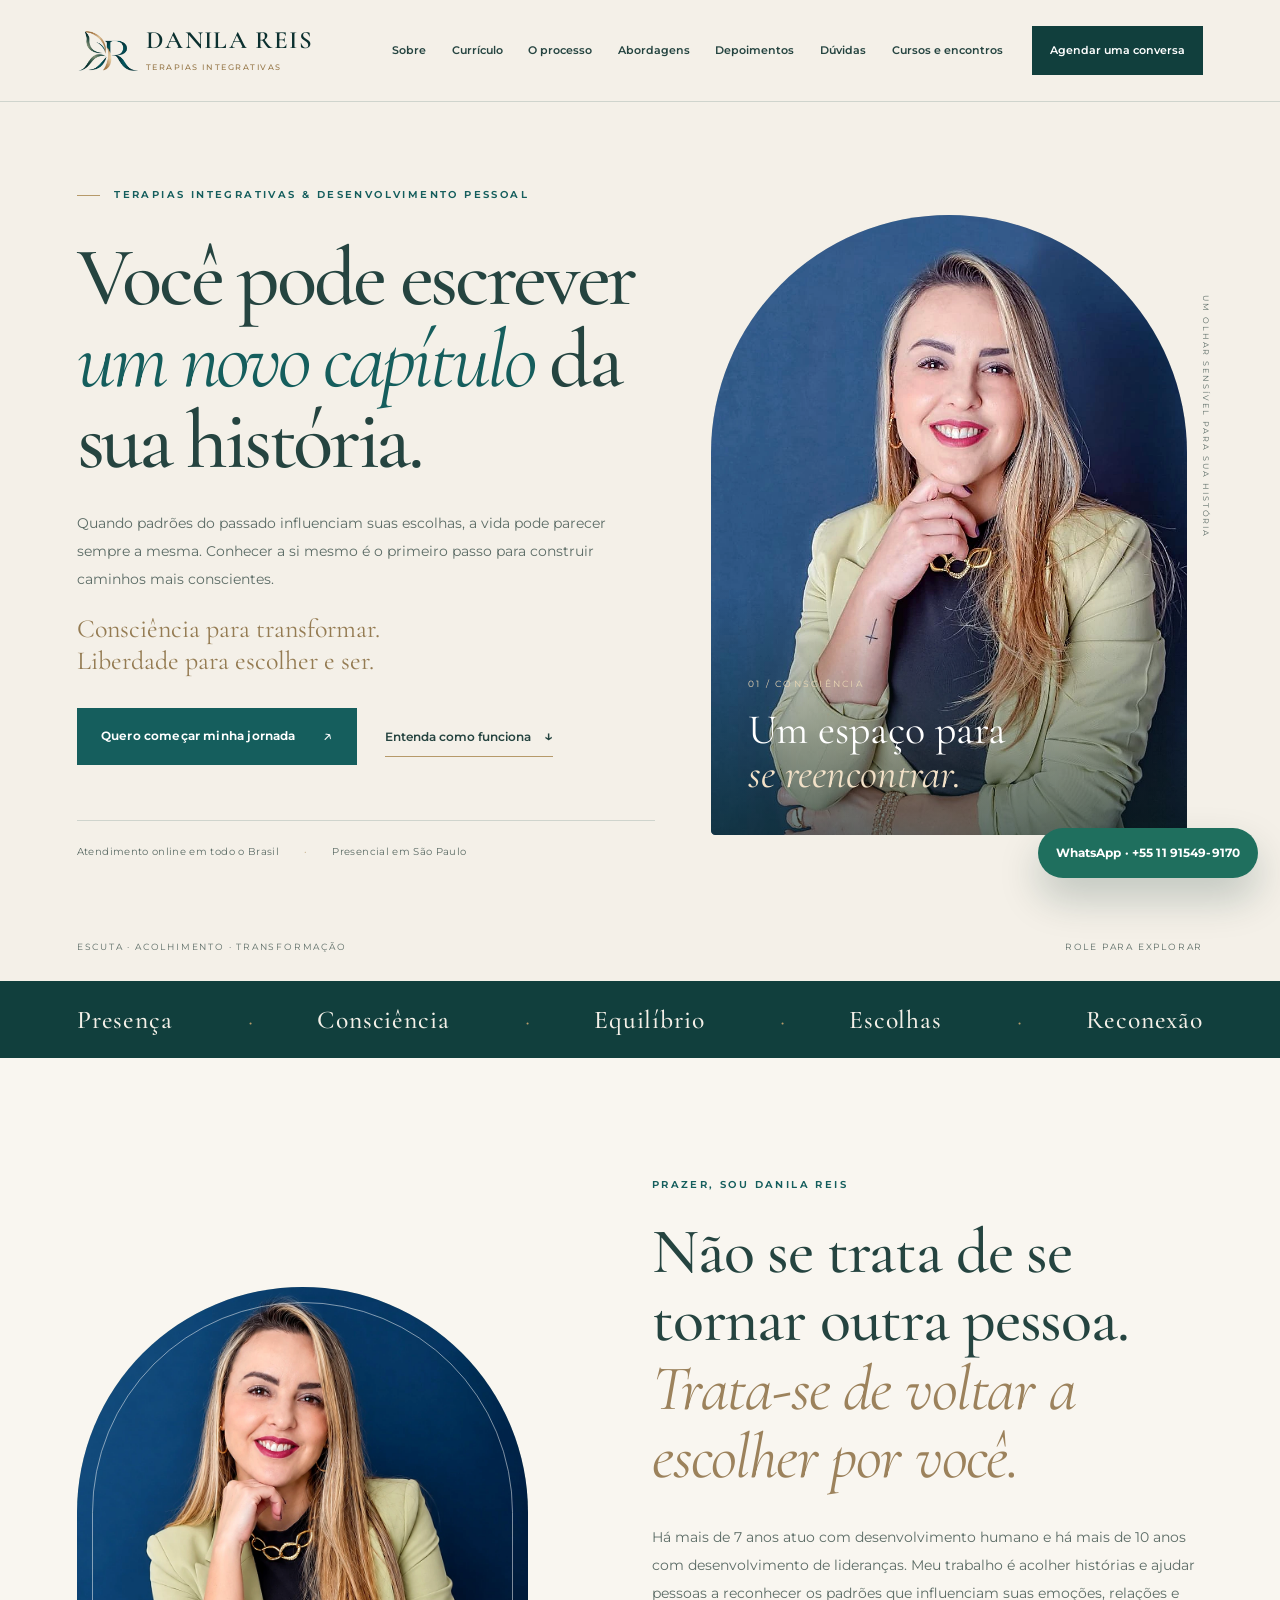
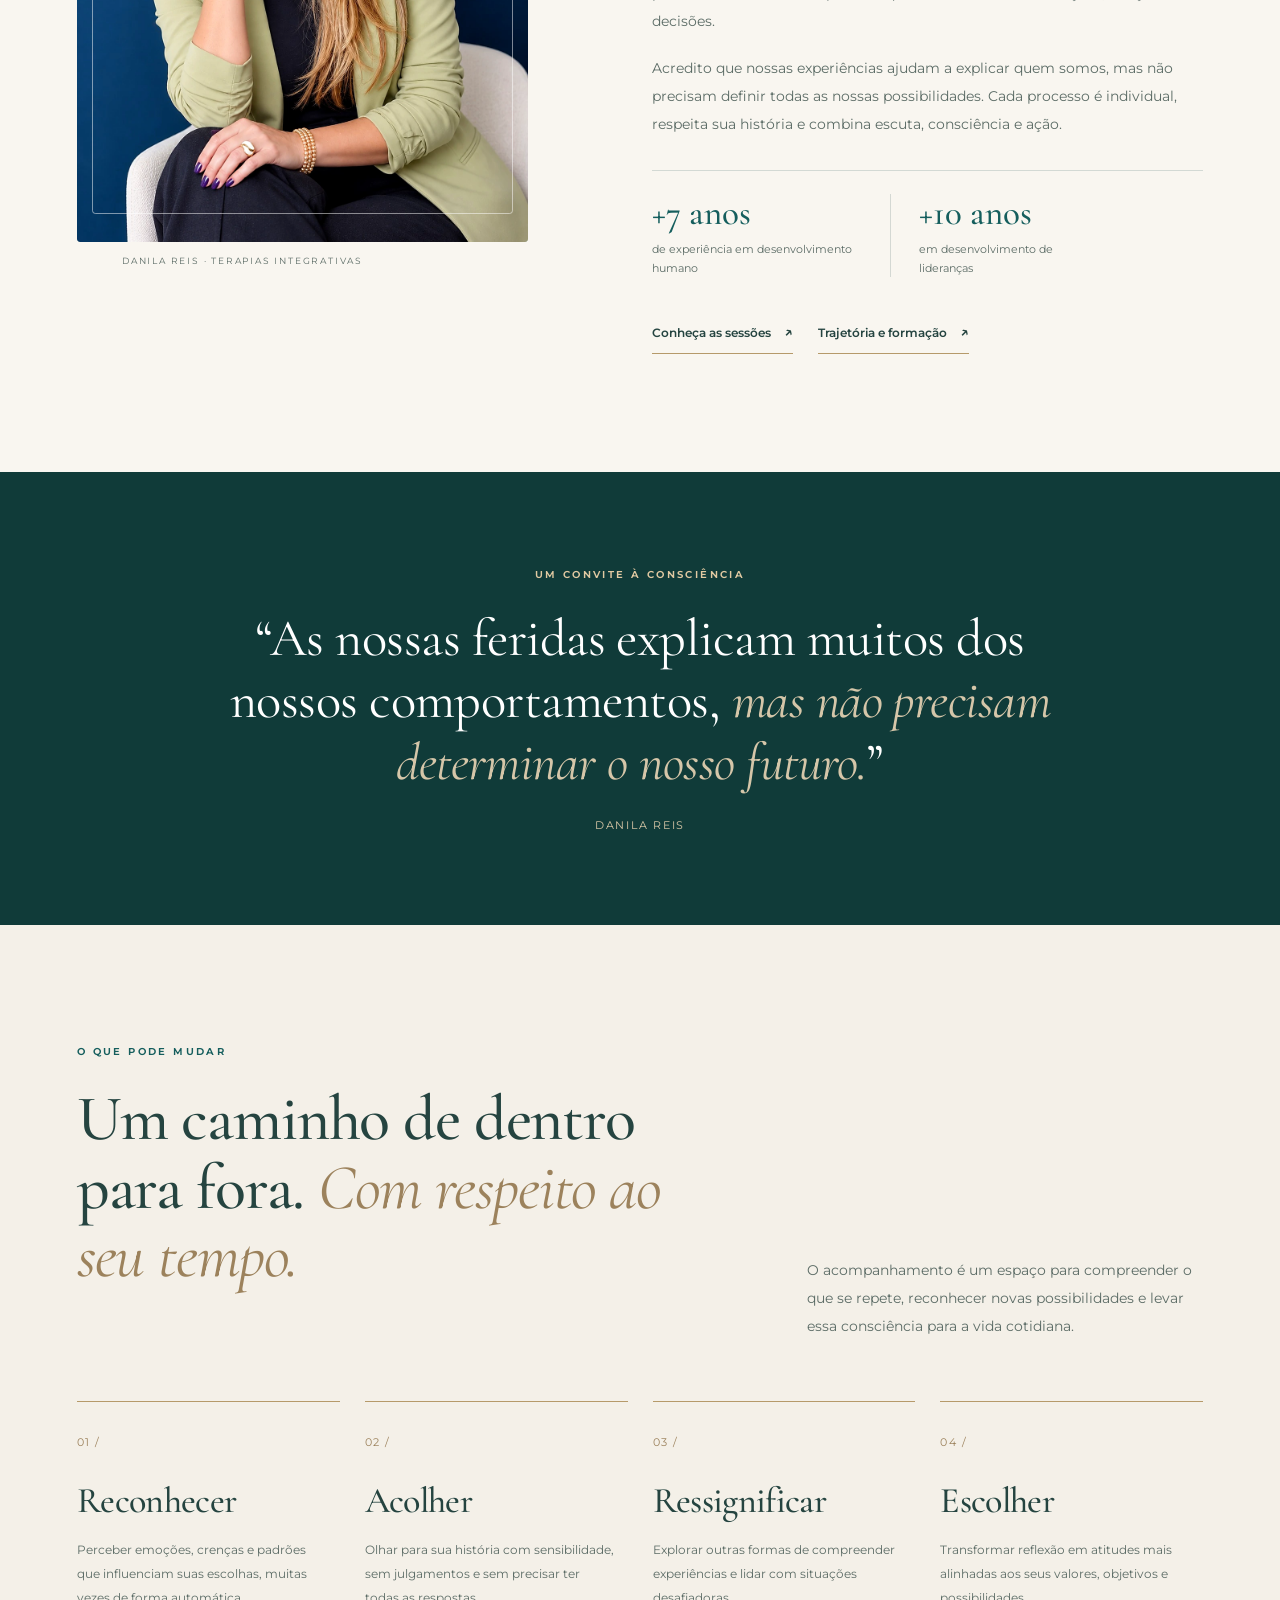
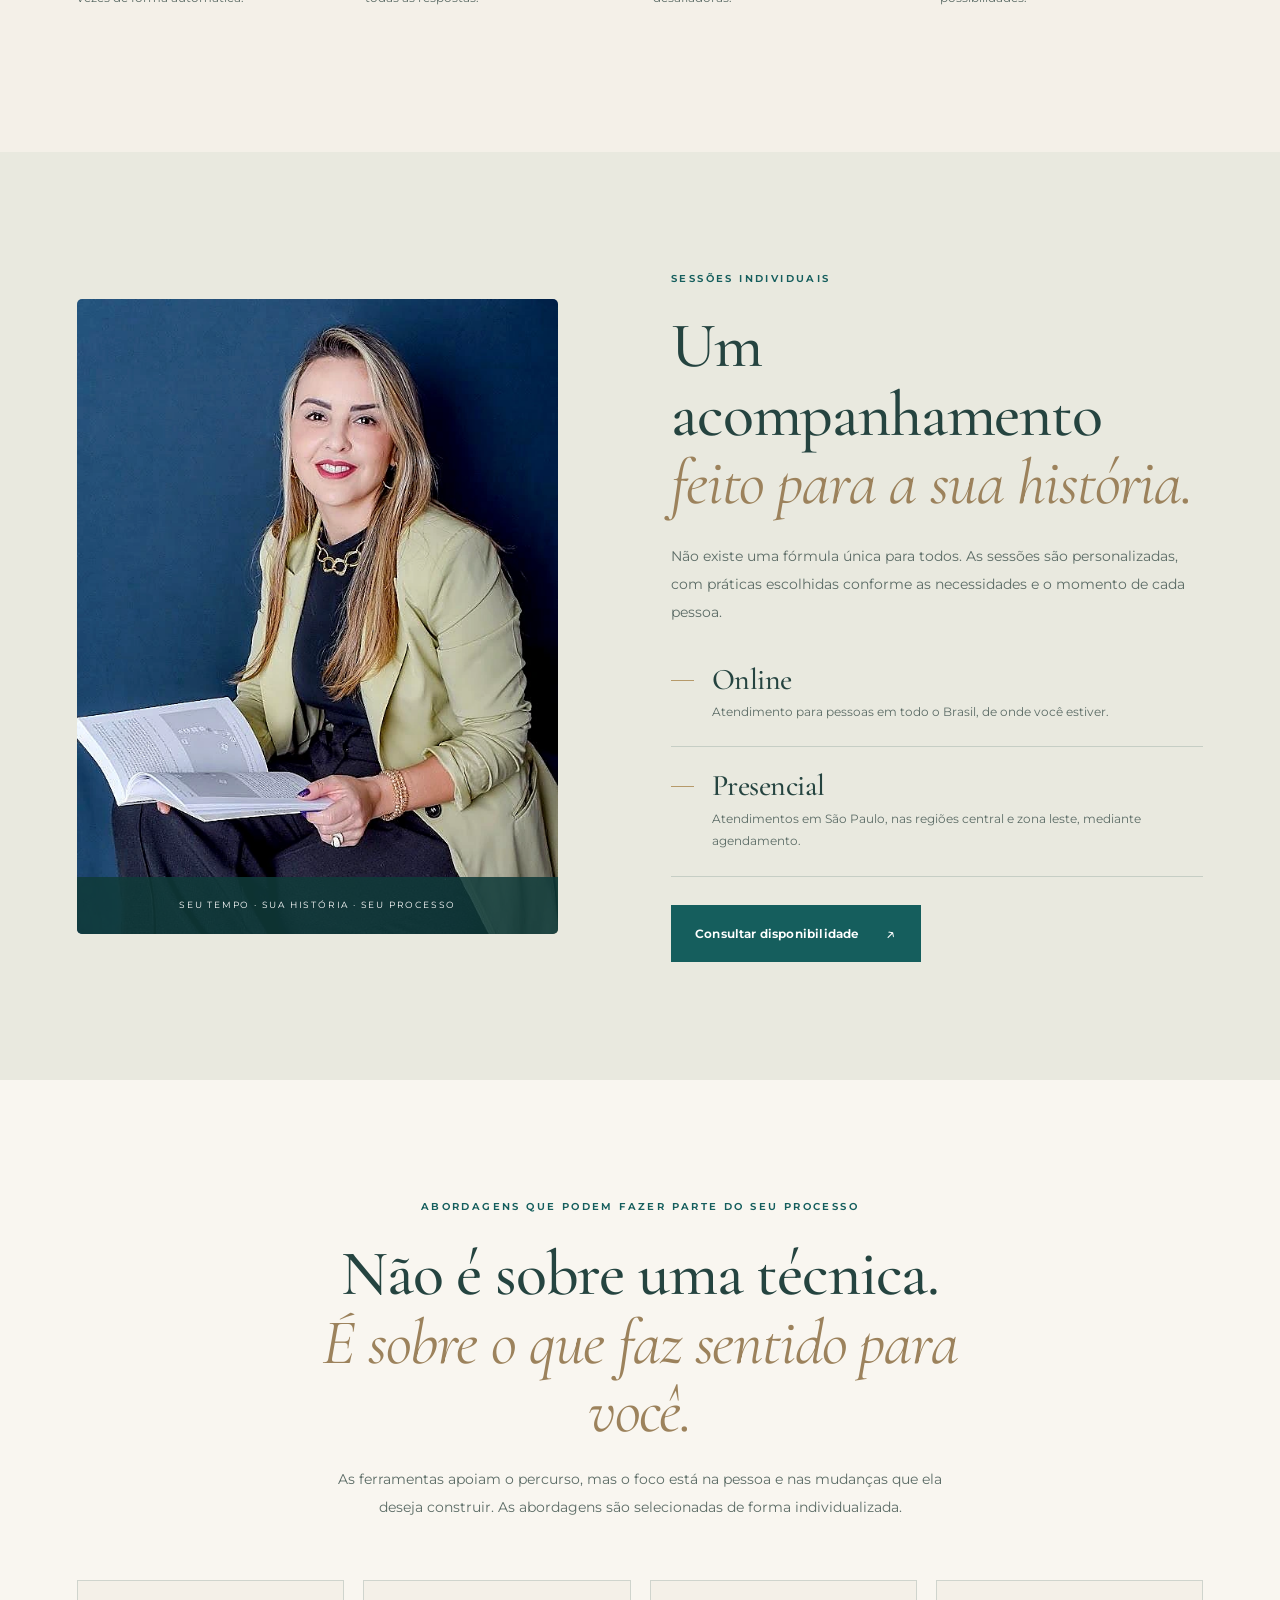
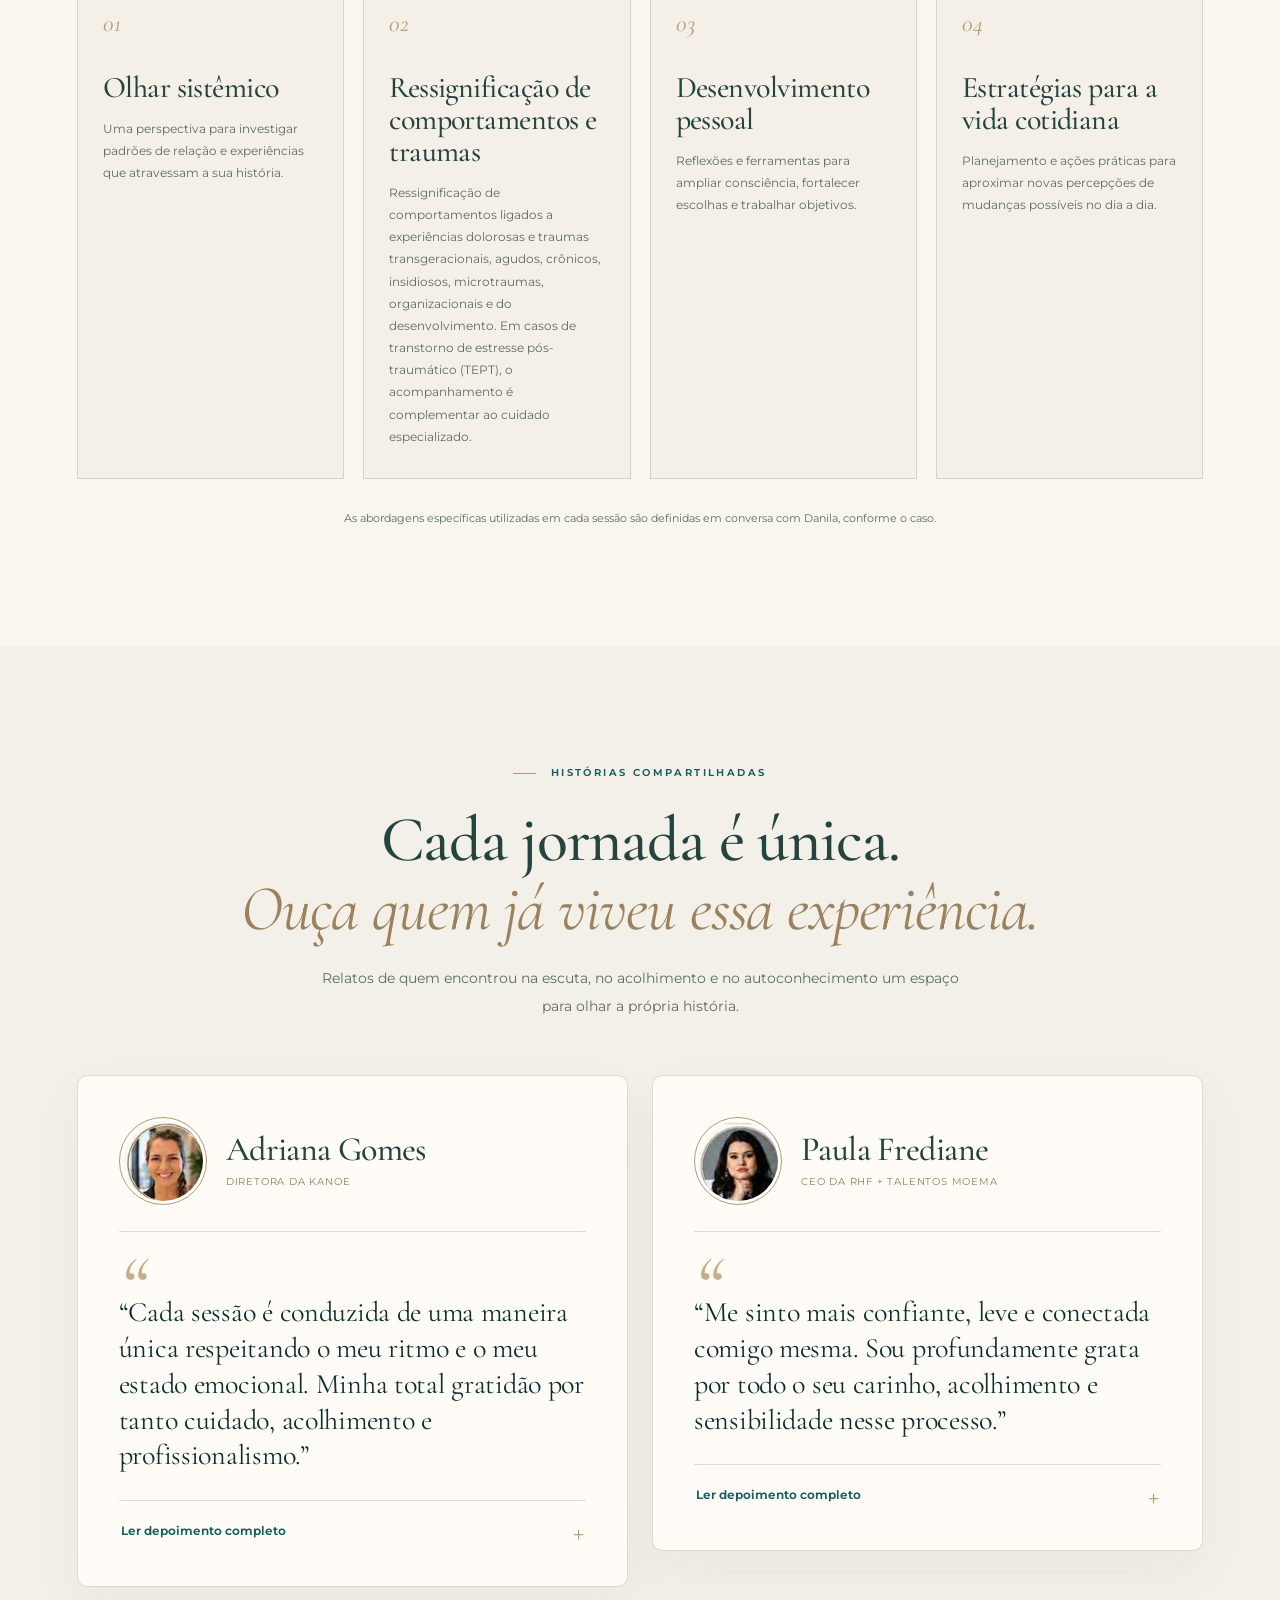
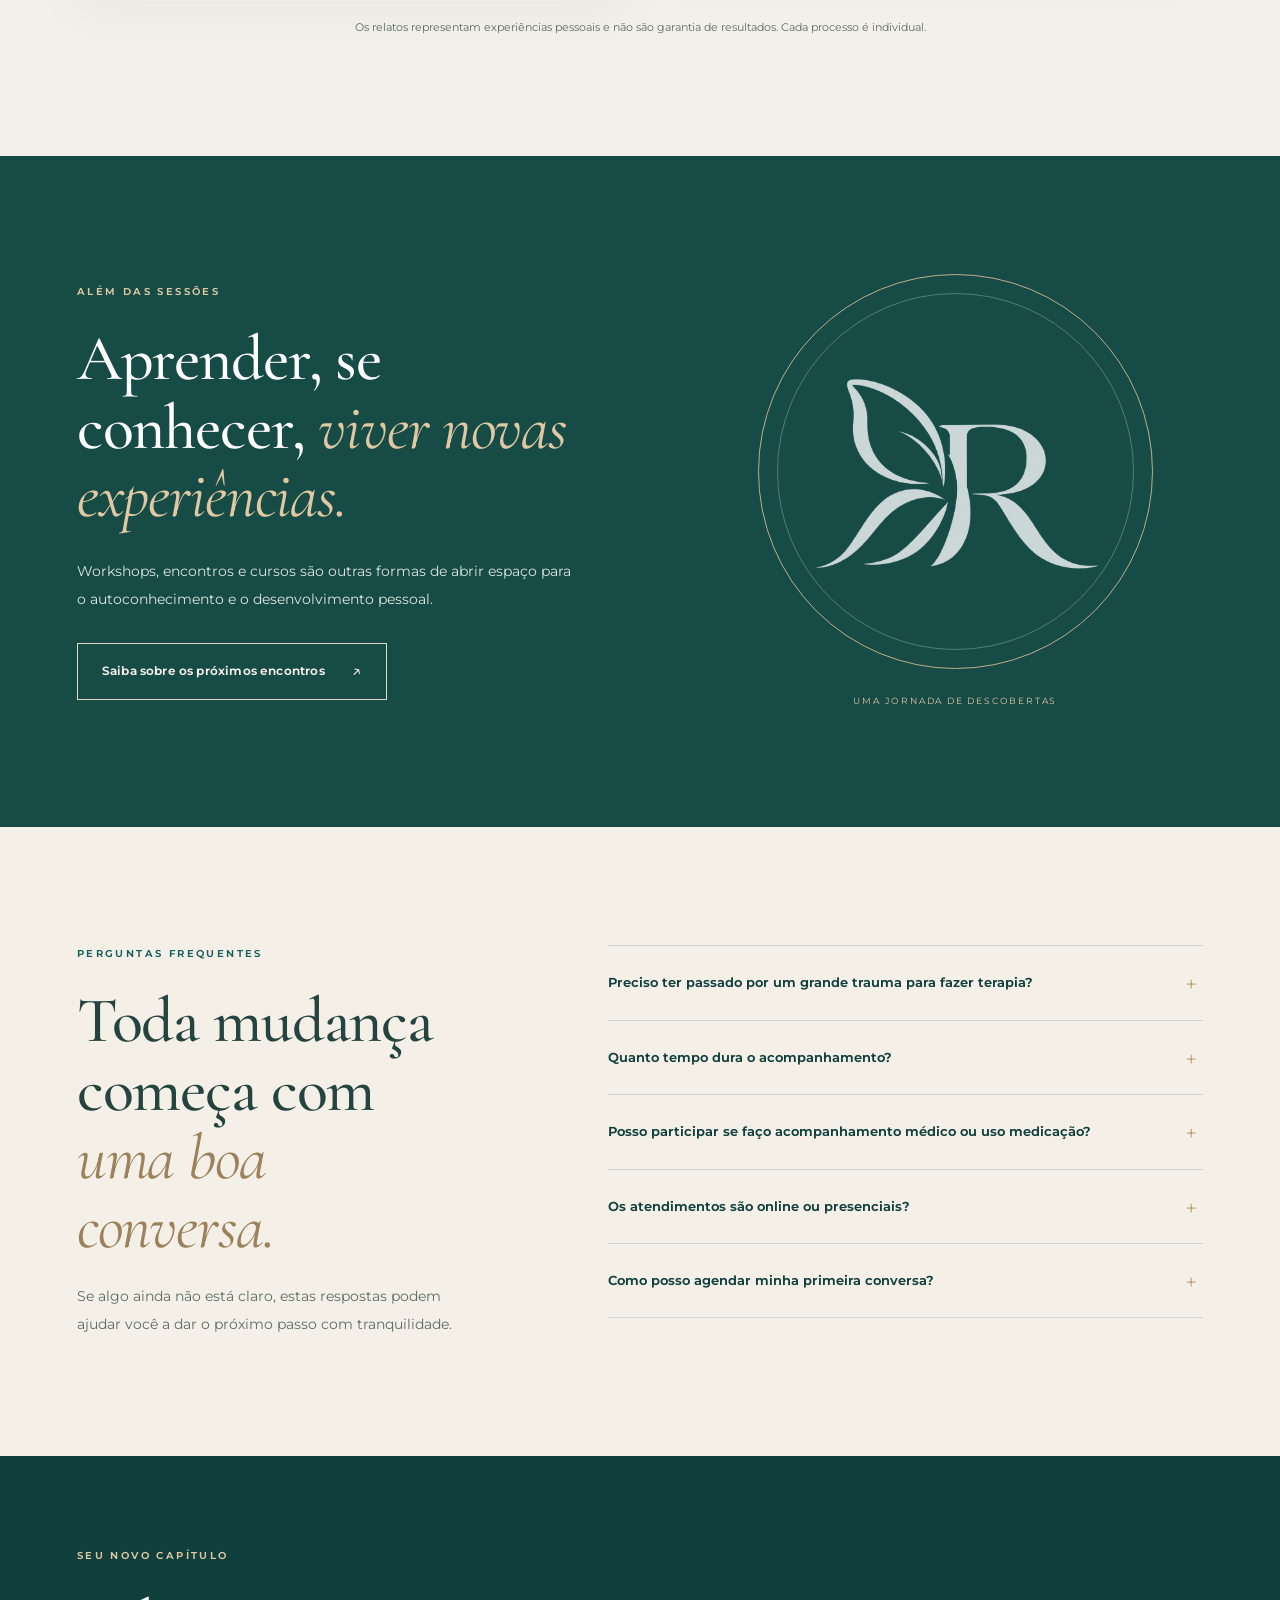
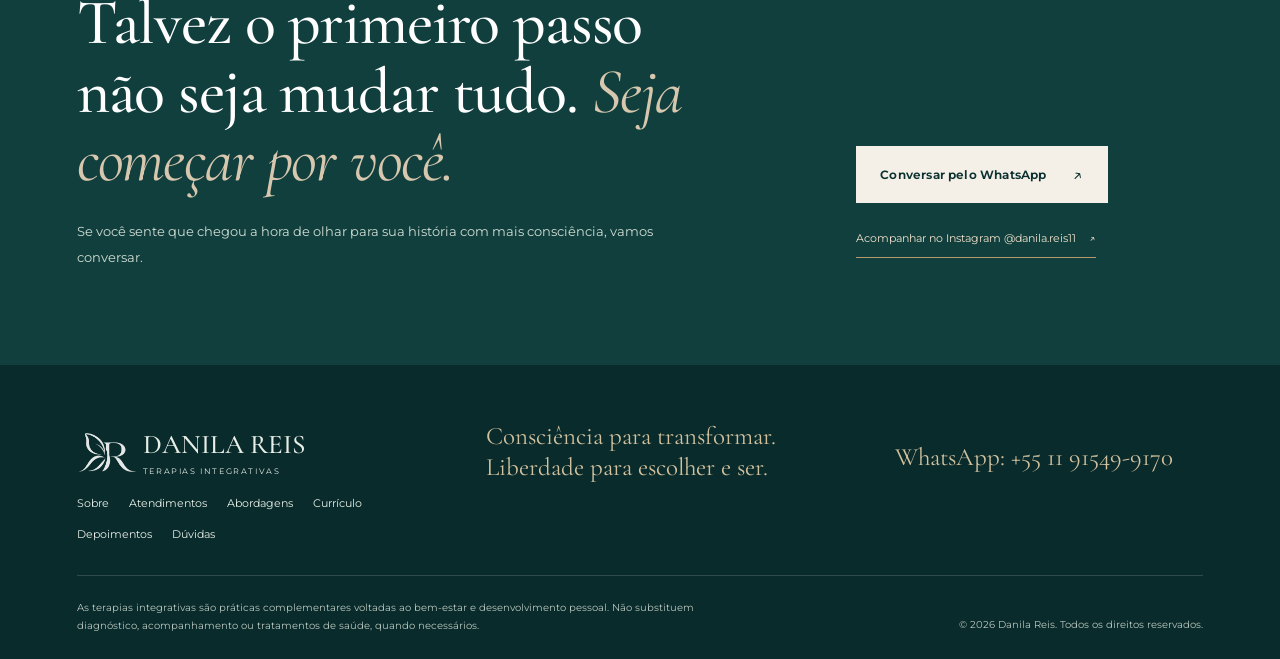
<file: index.html>
<!DOCTYPE html>
<html lang="pt-BR">
<head>
  <meta charset="UTF-8">
  <meta name="viewport" content="width=device-width, initial-scale=1.0">
  <meta name="theme-color" content="#113f3d">
  <meta name="description" content="Danila Reis — Terapias Integrativas e desenvolvimento pessoal. Um espaço para compreender padrões, cultivar escolhas conscientes e construir novos caminhos. Atendimento online no Brasil e presencial em São Paulo.">
  <meta property="og:type" content="website">
  <meta property="og:title" content="Danila Reis | Terapias Integrativas">
  <meta property="og:description" content="Consciência para transformar. Liberdade para escolher e ser.">
  <meta property="og:image" content="assets/logo-oficial.png">
  <title>Danila Reis | Terapias Integrativas e Desenvolvimento Pessoal</title>
  <link rel="icon" href="assets/simbolo-oficial.png" type="image/png">
  <link rel="preconnect" href="https://fonts.googleapis.com">
  <link rel="preconnect" href="https://fonts.gstatic.com" crossorigin>
  <link href="https://fonts.googleapis.com/css2?family=Cormorant+Garamond:ital,wght@0,400;0,500;0,600;1,400;1,500&family=Montserrat:wght@400;450;500;600;650;700&display=swap" rel="stylesheet">
  <link rel="stylesheet" href="style.css">
  <script src="script.js" defer></script>
</head>
<body>
  <a class="skip-link" href="#conteudo">Ir para o conteúdo</a>
  <header class="site-header" id="topo">
    <div class="shell header-inner">
      <a class="header-brand" href="#inicio" aria-label="Danila Reis, voltar ao início">
        <img src="assets/simbolo-oficial.png" alt="" width="78" height="55">
        <span class="brand-type"><span>DANILA REIS</span><small>TERAPIAS INTEGRATIVAS</small></span>
      </a>
      <button class="menu-toggle" type="button" aria-controls="menu-principal" aria-expanded="false" aria-label="Abrir menu"><span></span><span></span><span></span></button>
      <nav class="site-nav" id="menu-principal" aria-label="Navegação principal">
        <a href="#sobre">Sobre</a>
        <a href="trajetoria.html">Currículo</a>
        <a href="#transformacao">O processo</a>
        <a href="#abordagens">Abordagens</a>
        <a href="#depoimentos">Depoimentos</a>
        <a href="#duvidas">Dúvidas</a>
        <a href="#encontros">Cursos e encontros</a>
        <a class="nav-cta js-track" data-track="cta_header_agendar" href="https://wa.me/5511915499170?text=Ol%C3%A1%2C%20Danila!%20Conheci%20seu%20site%20e%20gostaria%20de%20saber%20mais%20sobre%20as%20sess%C3%B5es." target="_blank" rel="noopener noreferrer">Agendar uma conversa</a>
      </nav>
    </div>
  </header>
  <main id="conteudo">
    <section class="hero" id="inicio" aria-labelledby="titulo-principal">
      <div class="shell hero-layout">
        <div class="hero-content">
          <p class="eyebrow hero-eyebrow"><span class="line"></span> TERAPIAS INTEGRATIVAS & DESENVOLVIMENTO PESSOAL</p>
          <h1 id="titulo-principal">Você pode escrever <em>um novo capítulo</em> da sua história.</h1>
          <p class="hero-lead">Quando padrões do passado influenciam suas escolhas, a vida pode parecer sempre a mesma. Conhecer a si mesmo é o primeiro passo para construir caminhos mais conscientes.</p>
          <p class="brand-statement">Consciência para transformar.<br>Liberdade para escolher e ser.</p>
          <div class="hero-actions">
            <a class="btn btn-primary js-track" data-track="cta_hero_whatsapp" href="https://wa.me/5511915499170?text=Ol%C3%A1%2C%20Danila!%20Conheci%20seu%20site%20e%20gostaria%20de%20agendar%20uma%20conversa." target="_blank" rel="noopener noreferrer">Quero começar minha jornada <span aria-hidden="true">↗</span></a>
            <a class="underlink" href="#transformacao">Entenda como funciona <span aria-hidden="true">↓</span></a>
          </div>
          <div class="hero-meta"><span>Atendimento online em todo o Brasil</span><span>Presencial em São Paulo</span></div>
        </div>
        <div class="hero-visual">
          <div class="hero-photo"><img src="assets/hero_danila.webp" alt="Foto de Danila Reis sorrindo, terapeuta integrativa" loading="eager" fetchpriority="high"></div>
          <div class="vertical-caption">UM OLHAR SENSÍVEL PARA SUA HISTÓRIA</div>
          <div class="photo-caption"><span>01 / CONSCIÊNCIA</span><strong>Um espaço para<br><em>se reencontrar.</em></strong></div>
        </div>
      </div>
      <div class="hero-scroll shell"><span>ESCUTA · ACOLHIMENTO · TRANSFORMAÇÃO</span><span>ROLE PARA EXPLORAR</span></div>
    </section>

    <div class="brand-ribbon" aria-label="Valores da marca"><div class="shell"><span>Presença</span><span>Consciência</span><span>Equilíbrio</span><span>Escolhas</span><span>Reconexão</span></div></div>

    <section class="intro-section section-pad" id="sobre">
      <div class="shell intro-layout">
        <div class="intro-art" aria-hidden="true"><div class="intro-art-frame"><img src="assets/sobre_danila.webp" alt="Retrato de Danila Reis"></div><span class="art-side-text">DANILA REIS · TERAPIAS INTEGRATIVAS</span></div>
        <div class="intro-copy">
          <p class="eyebrow">PRAZER, SOU DANILA REIS</p>
          <h2>Não se trata de se tornar outra pessoa. <em>Trata-se de voltar a escolher por você.</em></h2>
          <p>Há mais de 7 anos atuo com desenvolvimento humano e há mais de 10 anos com desenvolvimento de lideranças. Meu trabalho é acolher histórias e ajudar pessoas a reconhecer os padrões que influenciam suas emoções, relações e decisões.</p>
          <p>Acredito que nossas experiências ajudam a explicar quem somos, mas não precisam definir todas as nossas possibilidades. Cada processo é individual, respeita sua história e combina escuta, consciência e ação.</p>
          <div class="intro-facts"><div><b>+7 anos</b><span>de experiência em desenvolvimento humano</span></div><div><b>+10 anos</b><span>em desenvolvimento de lideranças</span></div></div>
          <div class="profile-links"><a class="underlink prominent" href="#atendimento">Conheça as sessões <span aria-hidden="true">↗</span></a><a class="underlink prominent" href="trajetoria.html">Trajetória e formação <span aria-hidden="true">↗</span></a></div>
        </div>
      </div>
    </section>

    <section class="quote-section" aria-label="Filosofia de trabalho"><div class="shell quote-wrap"><p class="eyebrow light">UM CONVITE À CONSCIÊNCIA</p><blockquote>“As nossas feridas explicam muitos dos nossos comportamentos, <em>mas não precisam determinar o nosso futuro.</em>”</blockquote><p>Danila Reis</p></div></section>

    <section class="transformation section-pad" id="transformacao">
      <div class="shell">
        <div class="section-heading split-heading"><div><p class="eyebrow">O QUE PODE MUDAR</p><h2>Um caminho de dentro para fora. <em>Com respeito ao seu tempo.</em></h2></div><p>O acompanhamento é um espaço para compreender o que se repete, reconhecer novas possibilidades e levar essa consciência para a vida cotidiana.</p></div>
        <div class="journey-grid">
          <article class="journey-card"><span class="step-num">01 /</span><h3>Reconhecer</h3><p>Perceber emoções, crenças e padrões que influenciam suas escolhas, muitas vezes de forma automática.</p></article>
          <article class="journey-card"><span class="step-num">02 /</span><h3>Acolher</h3><p>Olhar para sua história com sensibilidade, sem julgamentos e sem precisar ter todas as respostas.</p></article>
          <article class="journey-card"><span class="step-num">03 /</span><h3>Ressignificar</h3><p>Explorar outras formas de compreender experiências e lidar com situações desafiadoras.</p></article>
          <article class="journey-card"><span class="step-num">04 /</span><h3>Escolher</h3><p>Transformar reflexão em atitudes mais alinhadas aos seus valores, objetivos e possibilidades.</p></article>
        </div>
      </div>
    </section>

    <section class="sessions section-pad" id="atendimento">
      <div class="shell sessions-layout">
        <div class="sessions-photo"><img src="assets/sessao_danila.webp" loading="eager" alt="Foto de Danila Reis em um momento de leitura e acolhimento"><div class="sessions-photo-tag">SEU TEMPO · SUA HISTÓRIA · SEU PROCESSO</div></div>
        <div class="sessions-content"><p class="eyebrow">SESSÕES INDIVIDUAIS</p><h2>Um acompanhamento <em>feito para a sua história.</em></h2><p>Não existe uma fórmula única para todos. As sessões são personalizadas, com práticas escolhidas conforme as necessidades e o momento de cada pessoa.</p>
          <div class="session-mode"><span class="session-line"></span><div><h3>Online</h3><p>Atendimento para pessoas em todo o Brasil, de onde você estiver.</p></div></div>
          <div class="session-mode"><span class="session-line"></span><div><h3>Presencial</h3><p>Atendimentos em São Paulo, nas regiões central e zona leste, mediante agendamento.</p></div></div>
          <a class="btn btn-primary js-track" data-track="cta_sessoes_whatsapp" href="https://wa.me/5511915499170?text=Ol%C3%A1%2C%20Danila!%20Gostaria%20de%20saber%20como%20funcionam%20as%20sess%C3%B5es%20individuais." target="_blank" rel="noopener noreferrer">Consultar disponibilidade <span aria-hidden="true">↗</span></a>
        </div>
      </div>
    </section>

    <section class="approaches section-pad" id="abordagens"><div class="shell"><div class="section-heading centered"><p class="eyebrow">ABORDAGENS QUE PODEM FAZER PARTE DO SEU PROCESSO</p><h2>Não é sobre uma técnica.<br><em>É sobre o que faz sentido para você.</em></h2><p>As ferramentas apoiam o percurso, mas o foco está na pessoa e nas mudanças que ela deseja construir. As abordagens são selecionadas de forma individualizada.</p></div>
      <div class="approaches-grid">
        <article><div class="approach-number">01</div><h3>Olhar sistêmico</h3><p>Uma perspectiva para investigar padrões de relação e experiências que atravessam a sua história.</p></article>
        <article><div class="approach-number">02</div><h3>Ressignificação de comportamentos e traumas</h3><p>Ressignificação de comportamentos ligados a experiências dolorosas e traumas transgeracionais, agudos, crônicos, insidiosos, microtraumas, organizacionais e do desenvolvimento. Em casos de transtorno de estresse pós-traumático (TEPT), o acompanhamento é complementar ao cuidado especializado.</p></article>
        <article><div class="approach-number">03</div><h3>Desenvolvimento pessoal</h3><p>Reflexões e ferramentas para ampliar consciência, fortalecer escolhas e trabalhar objetivos.</p></article>
        <article><div class="approach-number">04</div><h3>Estratégias para a vida cotidiana</h3><p>Planejamento e ações práticas para aproximar novas percepções de mudanças possíveis no dia a dia.</p></article>
      </div><p class="approaches-note">As abordagens específicas utilizadas em cada sessão são definidas em conversa com Danila, conforme o caso.</p></div></section>

    <section class="testimonials section-pad" id="depoimentos" aria-labelledby="depoimentos-titulo">
      <div class="shell">
        <div class="testimonials-intro">
          <p class="eyebrow"><span class="line"></span> HISTÓRIAS COMPARTILHADAS</p>
          <h2 id="depoimentos-titulo">Cada jornada é única.<br><em>Ouça quem já viveu essa experiência.</em></h2>
          <p>Relatos de quem encontrou na escuta, no acolhimento e no autoconhecimento um espaço para olhar a própria história.</p>
        </div>
        <div class="testimonials-grid">
          <article class="testimonial-card" aria-labelledby="depoimento-adriana">
            <div class="testimonial-top">
              <img class="testimonial-avatar" src="assets/depoimento-adriana.jpg" width="96" height="96" loading="lazy" alt="Adriana Gomes">
              <div class="testimonial-person"><h3 id="depoimento-adriana">Adriana Gomes</h3><p>Diretora da Kanoe</p></div>
            </div>
            <div class="testimonial-mark" aria-hidden="true">“</div>
            <blockquote>“Cada sessão é conduzida de uma maneira única respeitando o meu ritmo e o meu estado emocional. Minha total gratidão por tanto cuidado, acolhimento e profissionalismo.”</blockquote>
            <details class="testimonial-more">
              <summary>Ler depoimento completo</summary>
              <div class="testimonial-full">
                <p>Cheguei até o trabalho da Danila por meio de um convite no grupo do condomínio onde eu morava, para o evento "Planejamento Segundo Semestre 2026". Algo me tocou profundamente e senti uma forte intuição de ir, assim como meu marido.</p>
                <p>Na segunda parte do encontro, vivenciamos uma constelação familiar, algo que nunca havíamos feito antes.</p>
                <p>Naquele momento, aconteceu algo intenso, misterioso e difícil de explicar. Surgiram respostas para questões que buscávamos havia algum tempo. Mesmo sem compreender exatamente o que estava acontecendo, fomos tomados pela emoção. Saí dali muito curiosa e com uma vontade enorme de iniciar um trabalho individual com a Danila.</p>
                <p>Nas sessões, passamos a explorar campos e dinâmicas que eu desconhecia. Esse processo de autoconhecimento e limpeza energética tem sido fundamental para expandir minha visão e me dar segurança na tomada de decisões importantes. Tem sido um espaço profundo de cura, onde a Danila me ajuda a acolher meus traumas e inseguranças, me ensinando a cultivar o auto-amor e a ser muito menos rígida comigo mesma.</p>
                <p>Além disso, a Danila possui uma espiritualidade e uma percepção extremamente aguçadas, praticamente uma bruxinha...rs, o que facilita e aprofunda muito o processo. Cada sessão é conduzida de uma maneira única respeitando o meu ritmo e o meu estado emocional. Minha total gratidão por tanto cuidado, acolhimento e profissionalismo.</p>
              </div>
            </details>
          </article>
          <article class="testimonial-card" aria-labelledby="depoimento-paula">
            <div class="testimonial-top">
              <img class="testimonial-avatar" src="assets/depoimento-paula.jpg" width="96" height="96" loading="lazy" alt="Paula Frediane">
              <div class="testimonial-person"><h3 id="depoimento-paula">Paula Frediane</h3><p>CEO da RHF + Talentos Moema</p></div>
            </div>
            <div class="testimonial-mark" aria-hidden="true">“</div>
            <blockquote>“Me sinto mais confiante, leve e conectada comigo mesma. Sou profundamente grata por todo o seu carinho, acolhimento e sensibilidade nesse processo.”</blockquote>
            <details class="testimonial-more">
              <summary>Ler depoimento completo</summary>
              <div class="testimonial-full">
                <p>Dani, hoje vim te agradecer de coração por toda a transformação que vivenciei com você.</p>
                <p>Através das sessões de EFT e Constelação Familiar, consegui acessar e liberar emoções, padrões e sentimentos que estavam escondidos. Muitas coisas começaram a ficar claras para mim, e consegui deixar para trás pesos que não eram meus.</p>
                <p>As mudanças refletiram diretamente na minha vida financeira: consegui dobrar o meu teto financeiro e alcancei o carro que eu tanto queria. Na vida pessoal, hoje vivo um casamento com muito mais paz, leveza e harmonia.</p>
                <p>Me sinto mais confiante, leve e conectada comigo mesma. Sou profundamente grata por todo o seu carinho, acolhimento e sensibilidade nesse processo.</p>
              </div>
            </details>
          </article>
        </div>
        <p class="testimonials-note">Os relatos representam experiências pessoais e não são garantia de resultados. Cada processo é individual.</p>
      </div>
    </section>

    <section class="encontros section-pad" id="encontros"><div class="shell encounters-layout"><div><p class="eyebrow light">ALÉM DAS SESSÕES</p><h2>Aprender, se conhecer, <em>viver novas experiências.</em></h2><p>Workshops, encontros e cursos são outras formas de abrir espaço para o autoconhecimento e o desenvolvimento pessoal.</p><a class="btn btn-light js-track" data-track="cta_cursos_whatsapp" href="https://wa.me/5511915499170?text=Ol%C3%A1%2C%20Danila!%20Gostaria%20de%20saber%20sobre%20seus%20cursos%20e%20pr%C3%B3ximos%20workshops." target="_blank" rel="noopener noreferrer">Saiba sobre os próximos encontros <span aria-hidden="true">↗</span></a></div><div class="encounters-graphic" aria-hidden="true"><div class="circle-ring"><img src="assets/simbolo-oficial.png" alt=""></div><span>UMA JORNADA DE DESCOBERTAS</span></div></div></section>

    <section class="faq section-pad" id="duvidas"><div class="shell faq-layout"><div class="faq-title"><p class="eyebrow">PERGUNTAS FREQUENTES</p><h2>Toda mudança começa com <em>uma boa conversa.</em></h2><p>Se algo ainda não está claro, estas respostas podem ajudar você a dar o próximo passo com tranquilidade.</p></div><div class="faq-list">
      <details><summary>Preciso ter passado por um grande trauma para fazer terapia?</summary><p>Não. Muitas experiências do cotidiano podem influenciar como percebemos a nós mesmos, reagimos a situações e nos relacionamos. Você não precisa ter vivido um acontecimento extremo para buscar autoconhecimento e apoio.</p></details>
      <details><summary>Quanto tempo dura o acompanhamento?</summary><p>Não existe um prazo único. Cada pessoa chega com uma história, necessidades e objetivos diferentes. O ritmo e a continuidade do processo são conversados individualmente.</p></details>
      <details><summary>Posso participar se faço acompanhamento médico ou uso medicação?</summary><p>Sim, desde que o acompanhamento seja entendido como complementar. As terapias integrativas não substituem consulta, diagnóstico ou tratamento médico ou psiquiátrico. Nunca suspenda ou altere medicamentos sem orientação do profissional responsável.</p></details>
      <details><summary>Os atendimentos são online ou presenciais?</summary><p>As sessões online estão disponíveis para todo o Brasil. O atendimento presencial acontece em São Paulo, nas regiões central e zona leste, conforme agenda e disponibilidade.</p></details>
      <details><summary>Como posso agendar minha primeira conversa?</summary><p>É simples: use um dos botões de WhatsApp do site para falar diretamente com Danila e receber orientações sobre disponibilidade e próximos passos.</p></details>
    </div></div></section>

    <section class="final-cta" id="contato"><div class="shell final-cta-layout"><div><p class="eyebrow light">SEU NOVO CAPÍTULO</p><h2>Talvez o primeiro passo não seja mudar tudo. <em>Seja começar por você.</em></h2><p>Se você sente que chegou a hora de olhar para sua história com mais consciência, vamos conversar.</p></div><div class="final-cta-actions"><a class="btn btn-cream js-track" data-track="cta_rodape_whatsapp" href="https://wa.me/5511915499170?text=Ol%C3%A1%2C%20Danila!%20Quero%20conhecer%20seu%20trabalho%20e%20agendar%20uma%20conversa." target="_blank" rel="noopener noreferrer">Conversar pelo WhatsApp <span aria-hidden="true">↗</span></a><a class="social-underline js-track" data-track="cta_instagram" href="https://www.instagram.com/danila.reis11/" target="_blank" rel="noopener noreferrer">Acompanhar no Instagram @danila.reis11 <span aria-hidden="true">↗</span></a></div></div></section>
  </main>
  <a class="floating-whatsapp js-track" data-track="cta_fixo_whatsapp" href="https://wa.me/5511915499170?text=Ol%C3%A1%2C%20Danila!%20Vim%20pelo%20seu%20site%20e%20gostaria%20de%20falar%20com%20voc%C3%AA." target="_blank" rel="noopener noreferrer" aria-label="Falar no WhatsApp">WhatsApp · +55 11 91549-9170</a>
  <footer class="footer"><div class="shell"><div class="footer-main"><a class="footer-brand" href="#inicio"><img src="assets/simbolo-oficial.png" alt=""><span>DANILA REIS<small>TERAPIAS INTEGRATIVAS</small></span></a><p>Consciência para transformar.<br>Liberdade para escolher e ser.</p><p class="footer-contact">WhatsApp: +55 11 91549-9170</p><nav aria-label="Navegação do rodapé"><a href="#sobre">Sobre</a><a href="#atendimento">Atendimentos</a><a href="#abordagens">Abordagens</a><a href="trajetoria.html">Currículo</a><a href="#depoimentos">Depoimentos</a><a href="#duvidas">Dúvidas</a></nav></div><div class="footer-legal"><p>As terapias integrativas são práticas complementares voltadas ao bem-estar e desenvolvimento pessoal. Não substituem diagnóstico, acompanhamento ou tratamentos de saúde, quando necessários.</p><span>© <span id="currentYear">2026</span> Danila Reis. Todos os direitos reservados.</span></div></div></footer>
</body>
</html>
</file>
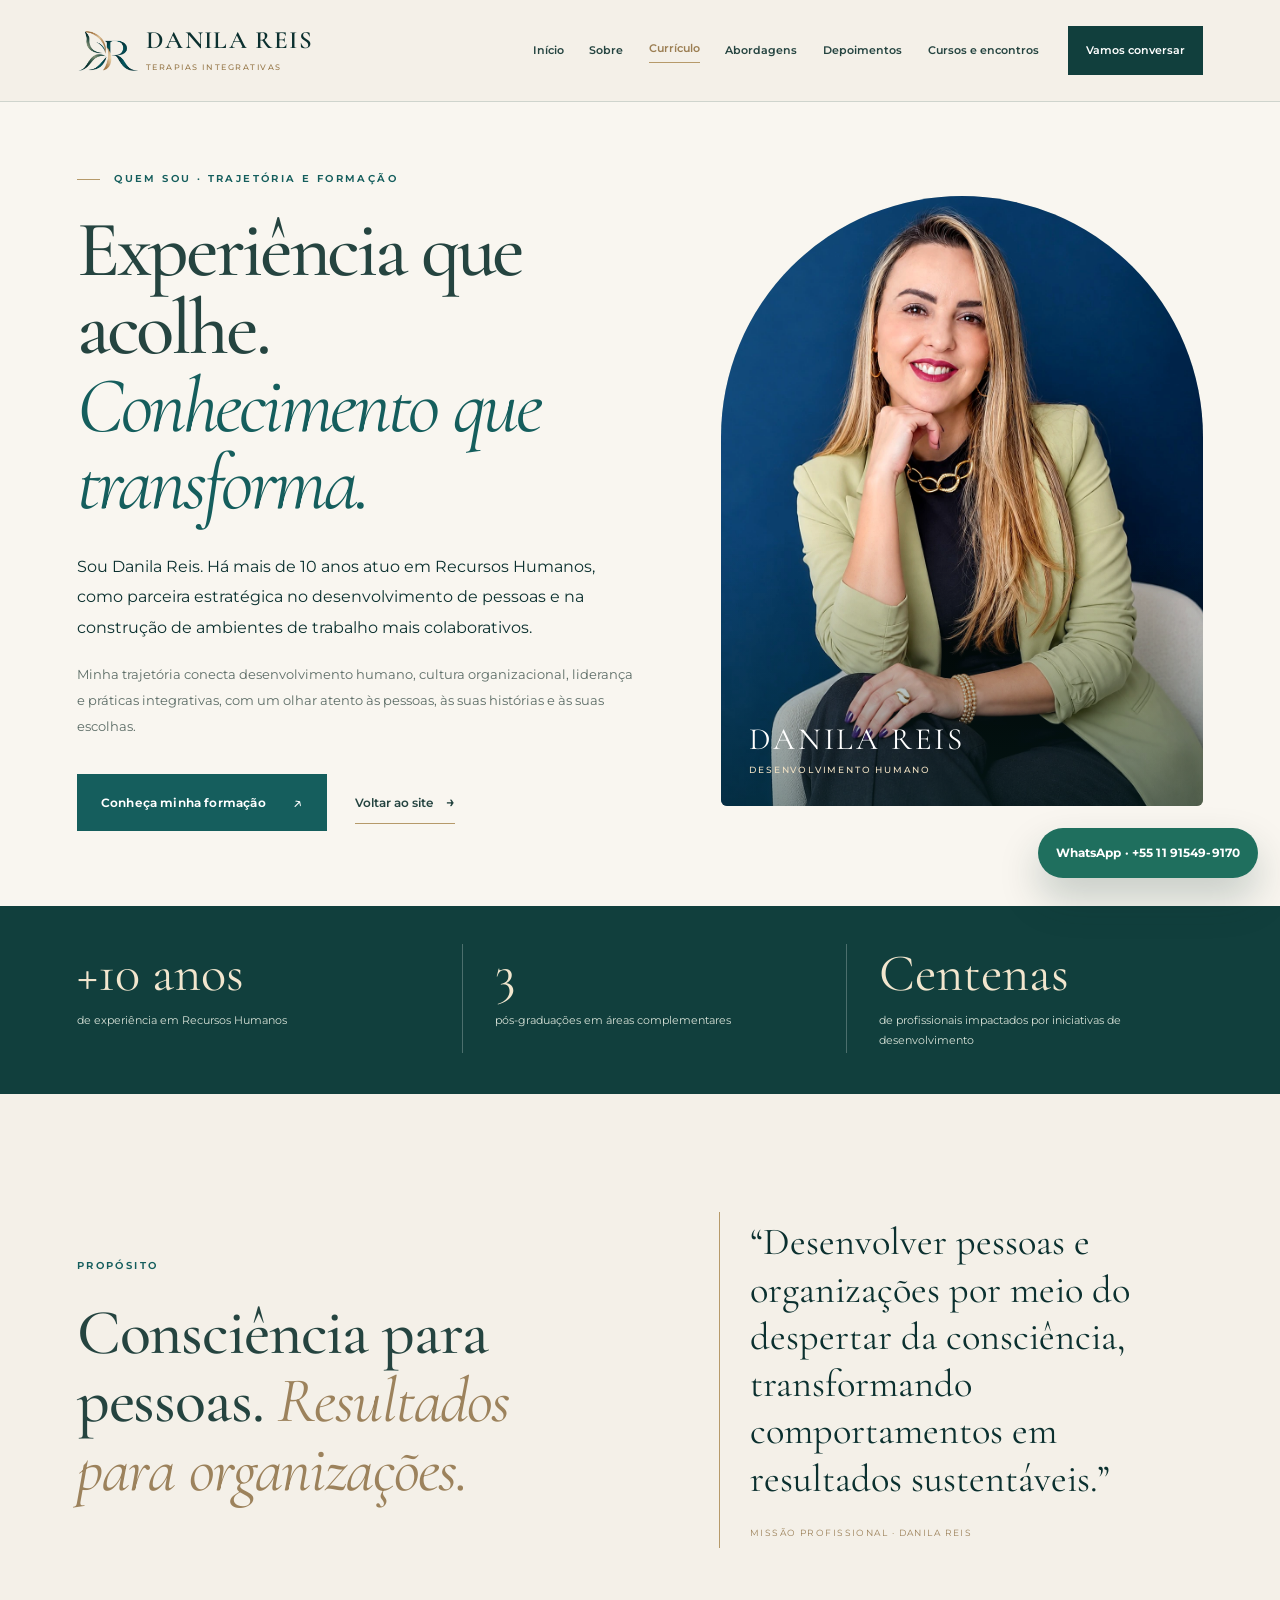
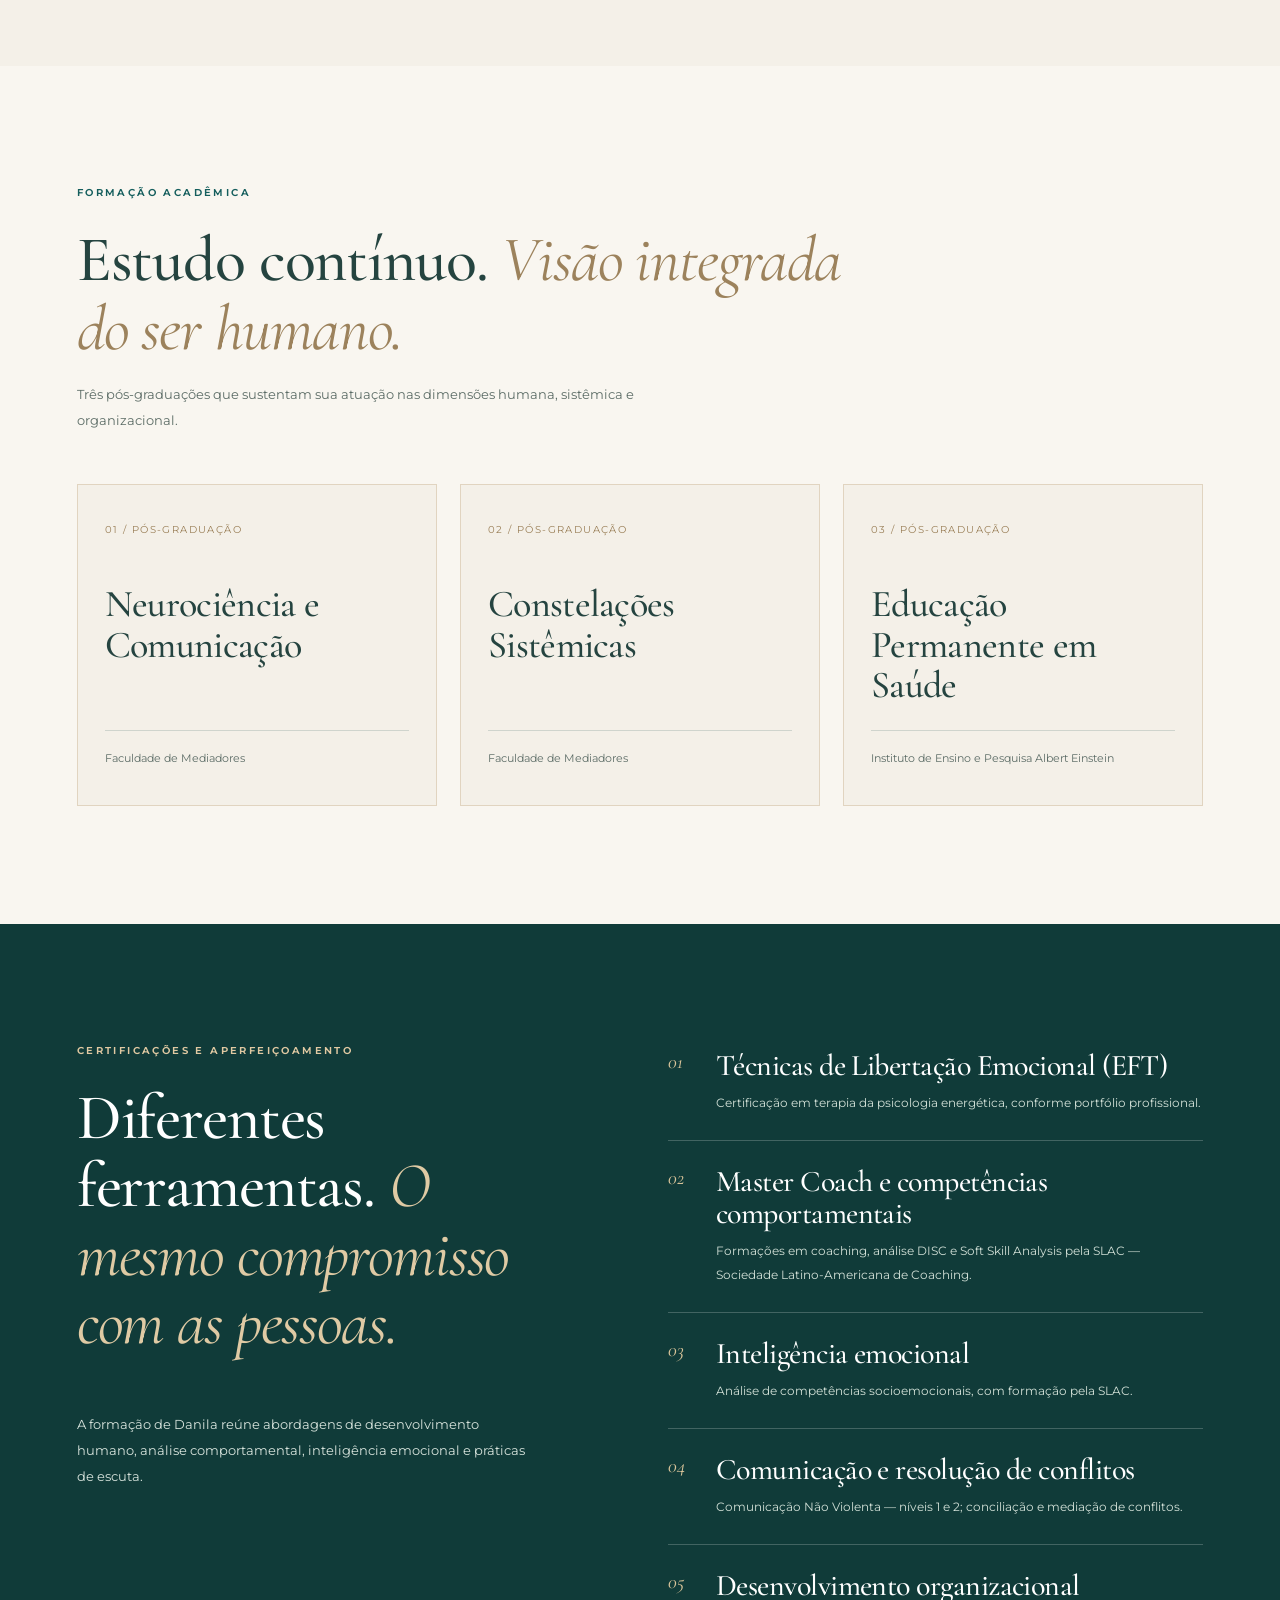
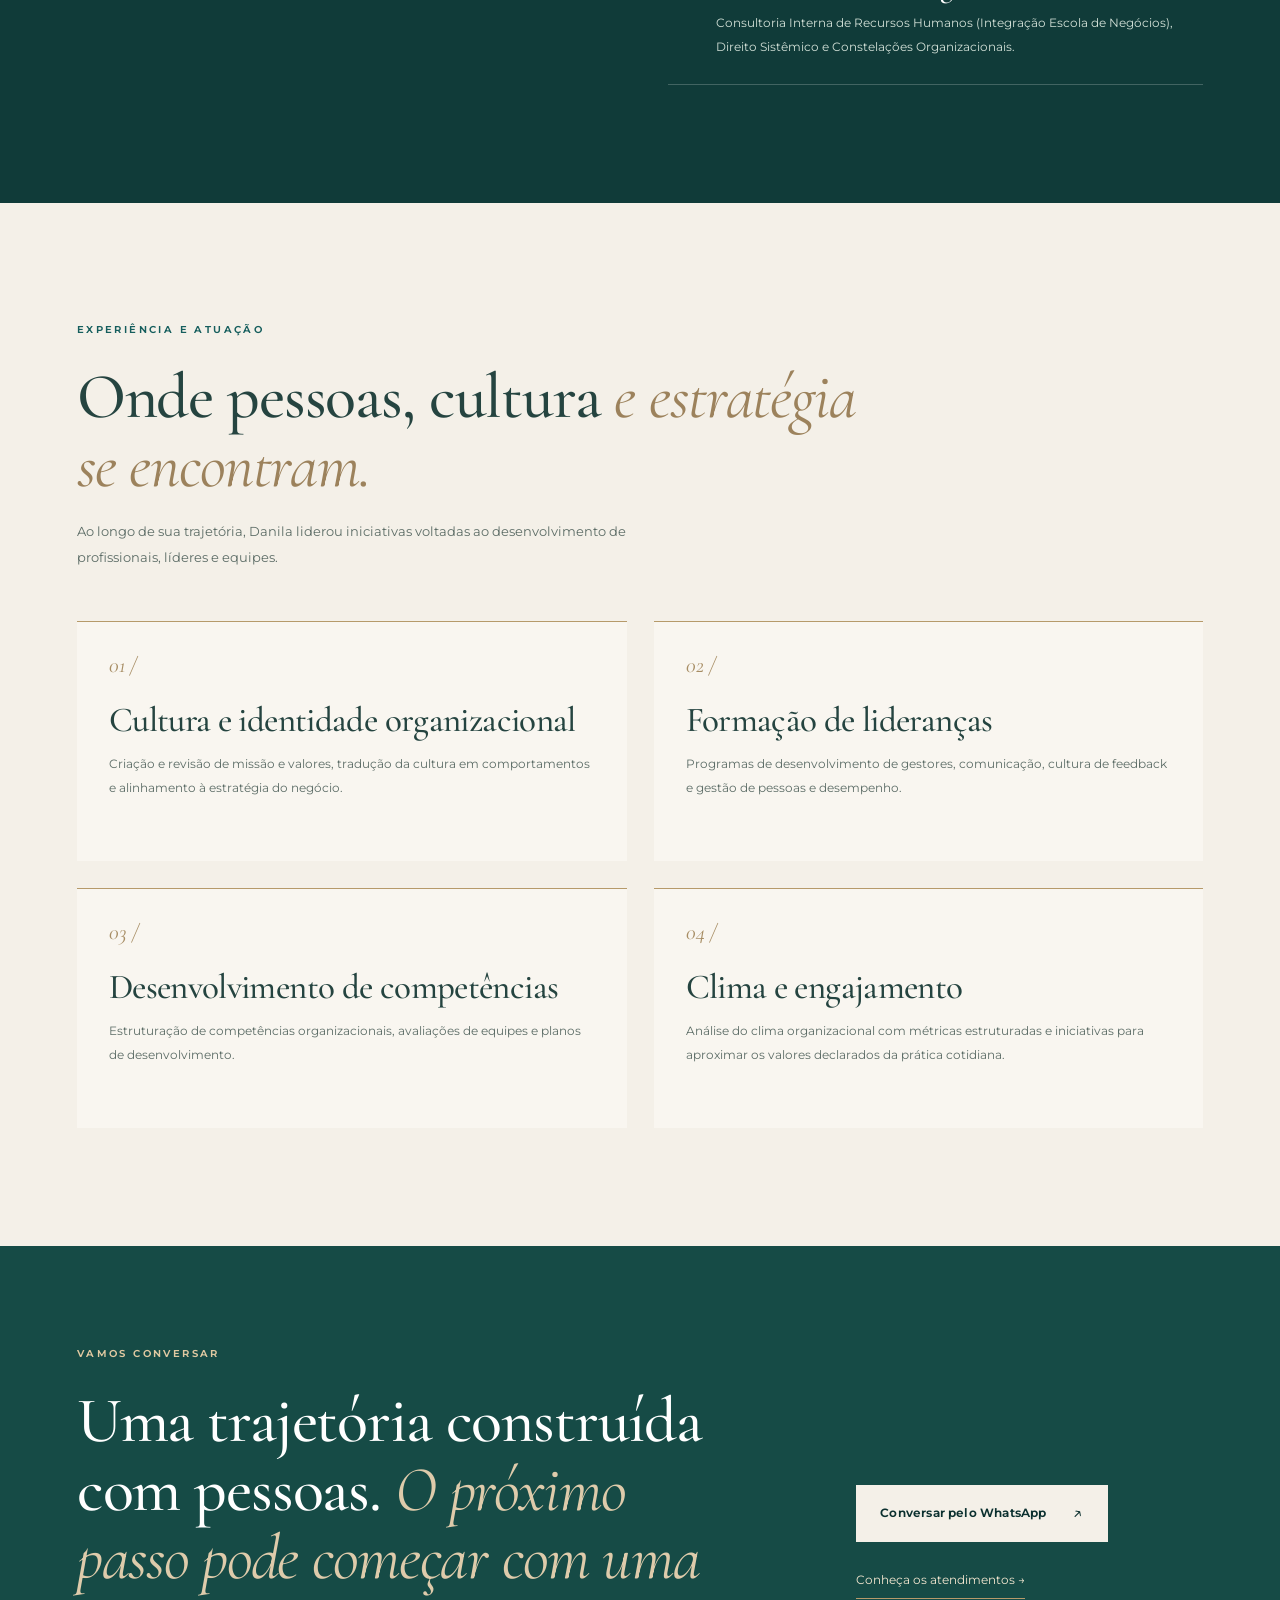
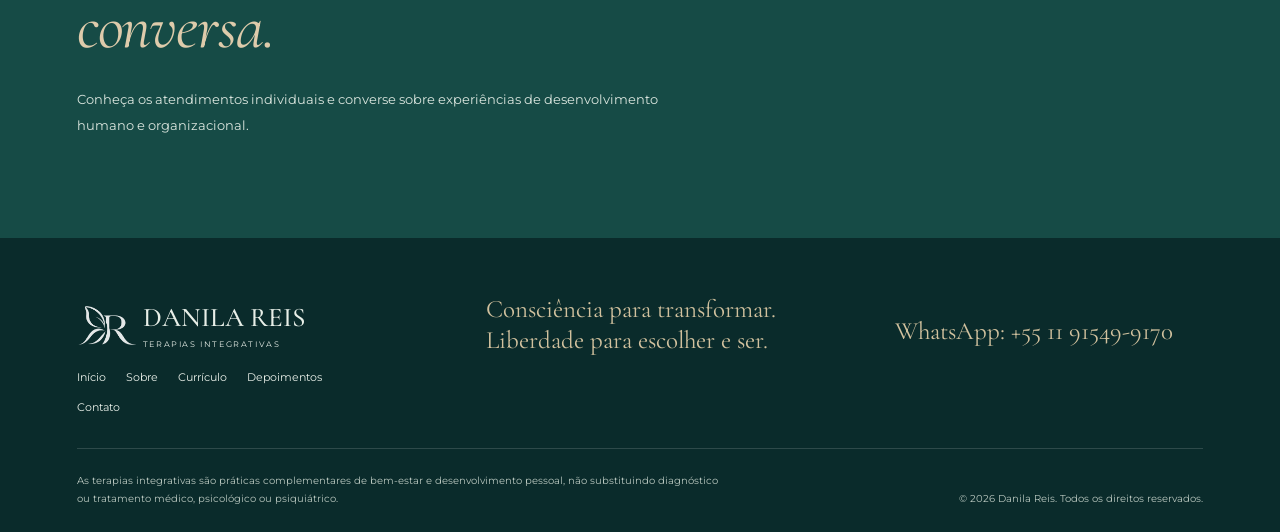
<file: trajetoria.html>
<!DOCTYPE html>
<html lang="pt-BR">
<head>
  <meta charset="UTF-8">
  <meta name="viewport" content="width=device-width, initial-scale=1">
  <meta name="theme-color" content="#113f3d">
  <meta name="description" content="Conheça a trajetória profissional e a formação de Danila Reis: mais de 10 anos em Recursos Humanos, pós-graduações, certificações e atuação em desenvolvimento humano e cultura organizacional.">
  <meta property="og:type" content="profile">
  <meta property="og:title" content="Trajetória e Formação | Danila Reis">
  <meta property="og:description" content="Experiência em desenvolvimento humano, cultura organizacional e transformação de comportamentos.">
  <meta property="og:image" content="https://danila-reis-terapias.vercel.app/assets/sobre_danila.webp">
  <link rel="canonical" href="https://danila-reis-terapias.vercel.app/trajetoria.html">
  <link rel="icon" href="assets/simbolo-oficial.png" type="image/png">
  <link rel="preconnect" href="https://fonts.googleapis.com">
  <link rel="preconnect" href="https://fonts.gstatic.com" crossorigin>
  <link href="https://fonts.googleapis.com/css2?family=Cormorant+Garamond:ital,wght@0,400;0,500;0,600;1,400;1,500&family=Montserrat:wght@400;500;600;700&display=swap" rel="stylesheet">
  <link rel="stylesheet" href="style.css">
  <link rel="stylesheet" href="trajetoria.css">
  <script src="script.js" defer></script>
  <title>Trajetória e Formação | Danila Reis</title>
</head>
<body class="curriculum-page">
  <a class="skip-link" href="#conteudo">Ir para o conteúdo</a>
  <header class="site-header" id="topo">
    <div class="shell header-inner">
      <a class="header-brand" href="index.html#inicio" aria-label="Danila Reis, voltar à página inicial">
        <img src="assets/simbolo-oficial.png" alt="" width="78" height="55">
        <span class="brand-type"><span>DANILA REIS</span><small>TERAPIAS INTEGRATIVAS</small></span>
      </a>
      <button class="menu-toggle" type="button" aria-controls="menu-principal" aria-expanded="false" aria-label="Abrir menu"><span></span><span></span><span></span></button>
      <nav class="site-nav" id="menu-principal" aria-label="Navegação principal">
        <a href="index.html#inicio">Início</a>
        <a href="index.html#sobre">Sobre</a>
        <a href="trajetoria.html" aria-current="page">Currículo</a>
        <a href="index.html#abordagens">Abordagens</a>
        <a href="index.html#depoimentos">Depoimentos</a>
        <a href="index.html#encontros">Cursos e encontros</a>
        <a class="nav-cta js-track" data-track="cta_curriculo_header" href="https://wa.me/5511915499170?text=Ol%C3%A1%2C%20Danila!%20Vi%20sua%20trajet%C3%B3ria%20no%20site%20e%20gostaria%20de%20conversar." target="_blank" rel="noopener noreferrer">Vamos conversar</a>
      </nav>
    </div>
  </header>

  <main id="conteudo">
    <section class="cv-hero">
      <div class="shell cv-hero-layout">
        <div class="cv-hero-copy">
          <p class="eyebrow"><span class="line"></span> QUEM SOU · TRAJETÓRIA E FORMAÇÃO</p>
          <h1>Experiência que acolhe. <em>Conhecimento que transforma.</em></h1>
          <p class="cv-lead">Sou Danila Reis. Há mais de 10 anos atuo em Recursos Humanos, como parceira estratégica no desenvolvimento de pessoas e na construção de ambientes de trabalho mais colaborativos.</p>
          <p class="cv-summary">Minha trajetória conecta desenvolvimento humano, cultura organizacional, liderança e práticas integrativas, com um olhar atento às pessoas, às suas histórias e às suas escolhas.</p>
          <div class="cv-hero-actions">
            <a class="btn btn-primary" href="#formacao">Conheça minha formação <span aria-hidden="true">↗</span></a>
            <a class="underlink" href="index.html#sobre">Voltar ao site <span aria-hidden="true">→</span></a>
          </div>
        </div>
        <div class="cv-hero-image">
          <img src="assets/sobre_danila.webp" alt="Retrato profissional de Danila Reis" loading="eager" fetchpriority="high" width="1122" height="1402">
          <div class="cv-image-mark">DANILA REIS <span>DESENVOLVIMENTO HUMANO</span></div>
        </div>
      </div>
    </section>

    <section class="cv-numbers" aria-label="Destaques da trajetória">
      <div class="shell cv-numbers-grid">
        <div><strong>+10 anos</strong><span>de experiência em Recursos Humanos</span></div>
        <div><strong>3</strong><span>pós-graduações em áreas complementares</span></div>
        <div><strong>Centenas</strong><span>de profissionais impactados por iniciativas de desenvolvimento</span></div>
      </div>
    </section>

    <section class="cv-purpose section-pad" aria-labelledby="missao">
      <div class="shell cv-purpose-grid">
        <div><p class="eyebrow">PROPÓSITO</p><h2 id="missao">Consciência para pessoas. <em>Resultados para organizações.</em></h2></div>
        <div class="cv-purpose-text"><p>“Desenvolver pessoas e organizações por meio do despertar da consciência, transformando comportamentos em resultados sustentáveis.”</p><span>MISSÃO PROFISSIONAL · DANILA REIS</span></div>
      </div>
    </section>

    <section class="cv-education section-pad" id="formacao" aria-labelledby="formacao-titulo">
      <div class="shell">
        <div class="cv-section-head"><p class="eyebrow">FORMAÇÃO ACADÊMICA</p><h2 id="formacao-titulo">Estudo contínuo. <em>Visão integrada do ser humano.</em></h2><p>Três pós-graduações que sustentam sua atuação nas dimensões humana, sistêmica e organizacional.</p></div>
        <div class="cv-education-grid">
          <article class="cv-education-card"><span class="cv-kicker">01 / PÓS-GRADUAÇÃO</span><h3>Neurociência e Comunicação</h3><p>Faculdade de Mediadores</p></article>
          <article class="cv-education-card"><span class="cv-kicker">02 / PÓS-GRADUAÇÃO</span><h3>Constelações Sistêmicas</h3><p>Faculdade de Mediadores</p></article>
          <article class="cv-education-card"><span class="cv-kicker">03 / PÓS-GRADUAÇÃO</span><h3>Educação Permanente em Saúde</h3><p>Instituto de Ensino e Pesquisa Albert Einstein</p></article>
        </div>
      </div>
    </section>

    <section class="cv-specialties section-pad" aria-labelledby="especialidades-titulo">
      <div class="shell cv-specialties-grid">
        <div class="cv-specialties-lead"><p class="eyebrow light">CERTIFICAÇÕES E APERFEIÇOAMENTO</p><h2 id="especialidades-titulo">Diferentes ferramentas. <em>O mesmo compromisso com as pessoas.</em></h2><p>A formação de Danila reúne abordagens de desenvolvimento humano, análise comportamental, inteligência emocional e práticas de escuta.</p></div>
        <div class="cv-specialties-list">
          <article><span>01</span><div><h3>Técnicas de Libertação Emocional (EFT)</h3><p>Certificação em terapia da psicologia energética, conforme portfólio profissional.</p></div></article>
          <article><span>02</span><div><h3>Master Coach e competências comportamentais</h3><p>Formações em coaching, análise DISC e Soft Skill Analysis pela SLAC — Sociedade Latino-Americana de Coaching.</p></div></article>
          <article><span>03</span><div><h3>Inteligência emocional</h3><p>Análise de competências socioemocionais, com formação pela SLAC.</p></div></article>
          <article><span>04</span><div><h3>Comunicação e resolução de conflitos</h3><p>Comunicação Não Violenta — níveis 1 e 2; conciliação e mediação de conflitos.</p></div></article>
          <article><span>05</span><div><h3>Desenvolvimento organizacional</h3><p>Consultoria Interna de Recursos Humanos (Integração Escola de Negócios), Direito Sistêmico e Constelações Organizacionais.</p></div></article>
        </div>
      </div>
    </section>

    <section class="cv-experience section-pad" aria-labelledby="experiencia-titulo">
      <div class="shell">
        <div class="cv-section-head"><p class="eyebrow">EXPERIÊNCIA E ATUAÇÃO</p><h2 id="experiencia-titulo">Onde pessoas, cultura <em>e estratégia se encontram.</em></h2><p>Ao longo de sua trajetória, Danila liderou iniciativas voltadas ao desenvolvimento de profissionais, líderes e equipes.</p></div>
        <div class="cv-experience-grid">
          <article><span class="cv-experience-index">01 /</span><h3>Cultura e identidade organizacional</h3><p>Criação e revisão de missão e valores, tradução da cultura em comportamentos e alinhamento à estratégia do negócio.</p></article>
          <article><span class="cv-experience-index">02 /</span><h3>Formação de lideranças</h3><p>Programas de desenvolvimento de gestores, comunicação, cultura de feedback e gestão de pessoas e desempenho.</p></article>
          <article><span class="cv-experience-index">03 /</span><h3>Desenvolvimento de competências</h3><p>Estruturação de competências organizacionais, avaliações de equipes e planos de desenvolvimento.</p></article>
          <article><span class="cv-experience-index">04 /</span><h3>Clima e engajamento</h3><p>Análise do clima organizacional com métricas estruturadas e iniciativas para aproximar os valores declarados da prática cotidiana.</p></article>
        </div>
      </div>
    </section>

    <section class="cv-close">
      <div class="shell cv-close-grid">
        <div><p class="eyebrow light">VAMOS CONVERSAR</p><h2>Uma trajetória construída com pessoas. <em>O próximo passo pode começar com uma conversa.</em></h2><p>Conheça os atendimentos individuais e converse sobre experiências de desenvolvimento humano e organizacional.</p></div>
        <div class="cv-close-cta">
          <a class="btn btn-cream js-track" data-track="cta_curriculo_whatsapp" href="https://wa.me/5511915499170?text=Ol%C3%A1%2C%20Danila!%20Conheci%20sua%20trajet%C3%B3ria%20e%20gostaria%20de%20conversar%20sobre%20seu%20trabalho." target="_blank" rel="noopener noreferrer">Conversar pelo WhatsApp <span aria-hidden="true">↗</span></a>
          <a class="cv-secondary-link" href="index.html#atendimento">Conheça os atendimentos <span aria-hidden="true">→</span></a>
        </div>
      </div>
    </section>
  </main>

  <a class="floating-whatsapp js-track" data-track="cta_curriculo_fixo" href="https://wa.me/5511915499170?text=Ol%C3%A1%2C%20Danila!%20Vim%20pela%20p%C3%A1gina%20de%20trajet%C3%B3ria%20do%20seu%20site." target="_blank" rel="noopener noreferrer" aria-label="Falar com Danila pelo WhatsApp">WhatsApp · +55 11 91549-9170</a>
  <footer class="footer"><div class="shell"><div class="footer-main"><a class="footer-brand" href="index.html#inicio"><img src="assets/simbolo-oficial.png" alt=""><span>DANILA REIS<small>TERAPIAS INTEGRATIVAS</small></span></a><p>Consciência para transformar.<br>Liberdade para escolher e ser.</p><p class="footer-contact">WhatsApp: +55 11 91549-9170</p><nav aria-label="Navegação do rodapé"><a href="index.html#inicio">Início</a><a href="index.html#sobre">Sobre</a><a href="trajetoria.html">Currículo</a><a href="index.html#depoimentos">Depoimentos</a><a href="index.html#contato">Contato</a></nav></div><div class="footer-legal"><p>As terapias integrativas são práticas complementares de bem-estar e desenvolvimento pessoal, não substituindo diagnóstico ou tratamento médico, psicológico ou psiquiátrico.</p><span>© <span id="currentYear">2026</span> Danila Reis. Todos os direitos reservados.</span></div></div></footer>
</body>
</html>
</file>
<file: style.css>
:root{--pine:#113f3d;--deep:#0b302f;--teal:#155e5d;--sage:#9daf9e;--cream:#f4f0e8;--paper:#f9f6f0;--sand:#d7c7ae;--gold:#b69a6a;--text:#254440;--sub:#5c6c66;--stroke:rgba(17,63,61,.16);--shadow:0 30px 80px rgba(11,48,47,.11)}
*{box-sizing:border-box}html{scroll-behavior:smooth;scroll-padding-top:105px}body{margin:0;font-family:Montserrat,Arial,sans-serif;font-size:15px;line-height:1.85;color:var(--text);background:var(--cream);-webkit-font-smoothing:antialiased}a{color:inherit;text-decoration:none}button{font:inherit}a:focus-visible,button:focus-visible,summary:focus-visible{outline:3px solid var(--gold);outline-offset:5px}img{display:block;max-width:100%}h1,h2,h3,p{margin-top:0}h1,h2,h3{font-family:'Cormorant Garamond',Georgia,serif;font-weight:500;line-height:1.07;letter-spacing:-.018em}h1{font-size:clamp(65px,6.5vw,108px);line-height:.98;letter-spacing:-.04em}h2{font-size:clamp(49px,5vw,76px)}h3{font-size:37px}h1 em,h2 em,h3 em{font-weight:400;color:#9c825c}p{margin-bottom:0}.shell{max-width:1500px;margin:0 auto;padding-left:6%;padding-right:6%}.section-pad{padding-top:118px;padding-bottom:118px}.eyebrow{font-size:10px;font-weight:650;letter-spacing:.24em;line-height:1.8;text-transform:uppercase;color:var(--teal);margin-bottom:24px}.eyebrow.light{color:#e0c9a2}.line{display:inline-block;vertical-align:middle;background:var(--gold);width:23px;height:1px;margin-right:9px}.btn{display:inline-flex;gap:26px;align-items:center;justify-content:space-between;min-height:57px;padding:17px 24px;font-size:12px;line-height:1.5;font-weight:650;letter-spacing:.015em;transition:background .2s,transform .2s,border-color .2s}.btn span{font-size:18px;font-weight:400;line-height:1}.btn:hover{transform:translateY(-2px)}.btn-primary{background:var(--teal);color:#fff}.btn-primary:hover{background:var(--deep)}.btn-light{border:1px solid #e4d8c3;color:var(--cream)}.btn-light:hover{background:#ffffff20}.btn-cream{background:var(--cream);color:var(--deep)}.btn-cream:hover{background:#fff}.underlink{font-size:12px;font-weight:600;border-bottom:1px solid var(--gold);padding:7px 0;white-space:nowrap}.underlink span{margin-left:10px;font-size:15px}.underlink:hover{color:var(--teal)}.skip-link{position:fixed;z-index:1001;top:-120px;left:12px;background:white;padding:12px}.skip-link:focus{top:12px}
.site-header{position:relative;z-index:20;background:var(--cream);border-bottom:1px solid var(--stroke)}.header-inner{min-height:101px;display:flex;align-items:center;justify-content:space-between;gap:35px}.header-brand{display:flex;align-items:center;gap:7px;flex-shrink:0}.header-brand img{width:62px;height:66px;object-fit:contain}.brand-type{display:flex;flex-direction:column;color:var(--deep);font-family:'Cormorant Garamond',serif;font-size:25px;font-weight:600;line-height:1.1;letter-spacing:.055em;white-space:nowrap}.brand-type small{font:500 8px/1.6 Montserrat,sans-serif;letter-spacing:.19em;color:#987a4c;margin-top:6px}.site-nav{display:flex;align-items:center;gap:clamp(13px,2vw,33px)}.site-nav>a{font-size:11px;font-weight:600;white-space:nowrap}.site-nav>a:not(.nav-cta):hover{color:var(--teal)}.site-nav .nav-cta{background:var(--pine);color:#fff;padding:14px 18px;margin-left:4px}.site-nav .nav-cta:hover{background:var(--teal)}.menu-toggle{display:none;background:none;border:0;padding:12px;cursor:pointer}.menu-toggle span{display:block;width:24px;height:2px;background:var(--pine);margin:4px 0}
.hero{overflow:hidden}.hero-layout{display:grid;grid-template-columns:1.08fr .92fr;gap:5%;align-items:center;padding-top:62px;padding-bottom:29px;min-height:720px}.hero-content{padding:22px 0 25px}.hero-eyebrow{margin-bottom:33px}.hero h1{max-width:780px;margin-bottom:27px}.hero h1 em{display:inline;color:var(--teal)}.hero-lead{font-size:14px;line-height:2;max-width:535px;color:var(--sub);margin-bottom:20px}.brand-statement{font-family:'Cormorant Garamond',serif;font-size:26px;line-height:1.25;color:#947b52;margin-bottom:30px}.hero-actions{display:flex;align-items:center;gap:28px;flex-wrap:wrap}.hero-meta{display:flex;flex-wrap:wrap;gap:13px 25px;border-top:1px solid var(--stroke);padding-top:22px;margin-top:55px;font-size:10px;letter-spacing:.035em;color:var(--sub)}.hero-meta span+span:before{content:'·';margin-right:25px;color:var(--gold)}.hero-visual{position:relative;min-width:0;padding-right:16px}.hero-photo{height:620px;overflow:hidden;border-radius:260px 260px 5px 5px;background:#d7d1c7}.hero-photo img{width:100%;height:100%;object-fit:cover;object-position:50% 38%}.hero-photo:after{content:'';position:absolute;inset:0 16px 0 0;border-radius:260px 260px 5px 5px;background:linear-gradient(0deg,rgba(7,31,29,.62),transparent 40%);pointer-events:none}.vertical-caption{position:absolute;right:-10px;top:80px;writing-mode:vertical-rl;font-size:8px;letter-spacing:.24em;color:var(--sub)}.photo-caption{position:absolute;bottom:39px;left:37px;color:#fff}.photo-caption span{font-size:9px;letter-spacing:.25em;color:#e9d6b4}.photo-caption strong{font:400 42px/1.05 'Cormorant Garamond',Georgia,serif;display:block;margin-top:12px}.photo-caption em{font-weight:400;color:#f2e1c8}.hero-scroll{display:flex;align-items:center;justify-content:space-between;font-size:9px;letter-spacing:.2em;color:var(--sub);padding-top:24px;padding-bottom:25px}.brand-ribbon{background:var(--pine);color:var(--cream)}.brand-ribbon>.shell{display:flex;justify-content:space-between;gap:20px;padding-top:23px;padding-bottom:23px}.brand-ribbon span{font:500 clamp(17px,2vw,26px) 'Cormorant Garamond',Georgia,serif;letter-spacing:.035em}.brand-ribbon span+span:before{content:'•';color:var(--gold);margin-right:5vw;font-size:10px;vertical-align:middle}
.intro-section{background:var(--paper)}.intro-layout{display:grid;grid-template-columns:.9fr 1.1fr;gap:11%;align-items:center}.intro-art{position:relative}.intro-art-frame{height:555px;background:radial-gradient(circle at 45% 36%,#e7ddc9,#b9cabc 78%);border-radius:260px 260px 4px 4px;display:flex;align-items:center;justify-content:center;overflow:hidden}.intro-art-frame:after{content:'';position:absolute;inset:15px 15px 28px;border:1px solid #ffffff7d;border-radius:250px 250px 4px 4px}.intro-art-frame img{width:100%;height:100%;object-fit:cover;object-position:center 18%;max-width:none;mix-blend-mode:normal}.art-side-text{position:absolute;bottom:-27px;left:10%;font-size:9px;letter-spacing:.2em;color:var(--sub)}.intro-copy h2{max-width:750px;margin-bottom:31px}.intro-copy>p:not(.eyebrow){max-width:620px;color:var(--sub);font-size:14px;line-height:2;margin-bottom:19px}.intro-facts{display:flex;gap:28px;margin-top:32px;margin-bottom:34px;border-top:1px solid var(--stroke);padding-top:23px}.intro-facts>div{max-width:210px}.intro-facts>div+div{padding-left:28px;border-left:1px solid var(--stroke)}.intro-facts b{display:block;font:500 35px/1.1 'Cormorant Garamond',serif;color:var(--teal);margin-bottom:8px}.intro-facts span{display:block;font-size:11px;line-height:1.7;color:var(--sub)}
.quote-section{background:#103b39;color:#fff;text-align:center}.quote-wrap{max-width:990px;padding-top:94px;padding-bottom:90px}.quote-wrap blockquote{font:400 clamp(36px,4.1vw,60px)/1.18 'Cormorant Garamond',Georgia,serif;letter-spacing:-.01em;margin:0 auto 21px}.quote-wrap blockquote em{color:#d5c6a9}.quote-wrap>p:last-child{font-size:11px;letter-spacing:.16em;text-transform:uppercase;color:#d9c8a8}
.transformation{background:var(--cream)}.section-heading h2{max-width:740px}.split-heading{display:grid;grid-template-columns:1.2fr .8fr;gap:12%;align-items:end}.split-heading>p{max-width:395px;color:var(--sub);line-height:2;font-size:14px;padding-bottom:4px}.journey-grid{display:grid;grid-template-columns:repeat(4,1fr);gap:25px;margin-top:57px}.journey-card{padding:25px 12px 24px 0;border-top:1px solid var(--gold)}.step-num{font-size:11px;color:#9c825c;letter-spacing:.13em}.journey-card h3{margin:27px 0 18px;font-size:36px}.journey-card p{color:var(--sub);font-size:12px;line-height:2}
.sessions{background:#e9e9df}.sessions-layout{display:grid;grid-template-columns:.95fr 1.05fr;gap:10%;align-items:center}.sessions-photo{position:relative;height:635px;overflow:hidden;border-radius:5px;background:#acc3b5}.sessions-photo img{width:100%;height:100%;object-fit:cover;object-position:center}.sessions-photo-tag{position:absolute;bottom:0;left:0;right:0;padding:20px;background:#103b39dc;color:#fff;font-size:9px;letter-spacing:.2em;text-align:center}.sessions-content>h2{margin-bottom:24px}.sessions-content>p:not(.eyebrow){font-size:14px;color:var(--sub);line-height:2;max-width:550px}.session-mode{display:flex;gap:18px;border-bottom:1px solid var(--stroke);padding:23px 0}.session-mode:first-of-type{margin-top:15px}.session-line{width:23px;height:1px;background:var(--gold);margin-top:16px;flex-shrink:0}.session-mode h3{font-size:30px;margin:0 0 5px}.session-mode p{font-size:12px;line-height:1.9;color:var(--sub)}.sessions-content .btn{margin-top:28px}
.approaches{background:var(--paper)}.centered{text-align:center;max-width:1050px;margin:0 auto}.centered h2{margin:0 auto 19px}.centered>p:last-child{max-width:650px;margin:auto;color:var(--sub);font-size:14px;line-height:2}.approaches-grid{display:grid;grid-template-columns:repeat(4,1fr);gap:19px;margin-top:59px}.approaches-grid article{min-height:270px;border:1px solid var(--stroke);background:#f4f0e8;padding:28px 25px 30px;transition:transform .2s,border-color .2s}.approaches-grid article:hover{transform:translateY(-5px);border-color:var(--gold)}.approach-number{font:italic 24px 'Cormorant Garamond',serif;color:#b59b70;margin-bottom:34px}.approaches-grid h3{font-size:30px;margin-bottom:14px}.approaches-grid p{font-size:12px;color:var(--sub);line-height:1.85}.approaches-note{text-align:center;margin-top:29px;font-size:11px;color:var(--sub)}
.encontros{background:#164b46;color:#fff;overflow:hidden}.encounters-layout{display:grid;grid-template-columns:1fr 1fr;gap:12%;align-items:center}.encontros h2{max-width:720px;margin-bottom:26px}.encontros h2 em{color:#e0c9a2}.encontros .encounters-layout>div:first-child>p:not(.eyebrow){font-size:14px;line-height:2;max-width:515px;color:#dee6df;margin-bottom:30px}.encounters-graphic{position:relative;display:flex;flex-direction:column;align-items:center;justify-content:center;min-height:415px}.circle-ring{border:1px solid #bfae89;border-radius:50%;width:min(100%,395px);aspect-ratio:1;display:grid;place-items:center}.circle-ring:before{content:'';position:absolute;width:355px;max-width:80%;aspect-ratio:1;border:1px solid #ffffff44;border-radius:50%}.circle-ring img{width:75%;filter:brightness(0) invert(.95);opacity:.83;mix-blend-mode:screen}.encounters-graphic>span{font-size:9px;letter-spacing:.2em;color:#e0c9a2;margin-top:24px}
.faq{background:var(--cream)}.faq-layout{display:grid;grid-template-columns:.8fr 1.2fr;gap:12%;align-items:start}.faq-title{position:sticky;top:35px}.faq-title h2{margin-bottom:21px}.faq-title>p:not(.eyebrow){color:var(--sub);max-width:420px;font-size:14px;line-height:2}.faq-list{border-top:1px solid var(--stroke)}.faq-list details{border-bottom:1px solid var(--stroke)}.faq-list summary{cursor:pointer;list-style:none;position:relative;padding:25px 40px 25px 0;font-size:13px;font-weight:650;line-height:1.8;color:var(--pine)}.faq-list summary::-webkit-details-marker{display:none}.faq-list summary:after{content:'+';position:absolute;right:7px;top:19px;font:400 26px 'Cormorant Garamond',serif;color:var(--gold)}.faq-list details[open] summary:after{content:'−'}.faq-list details p{padding-bottom:25px;padding-right:15px;line-height:2;font-size:13px;color:var(--sub)}
.final-cta{background:var(--pine);color:#fff}.final-cta-layout{display:grid;grid-template-columns:1.3fr .7fr;gap:12%;align-items:end;padding-top:91px;padding-bottom:95px}.final-cta h2{max-width:900px;margin-bottom:23px}.final-cta h2 em{color:#d7c7ae}.final-cta-layout>div:first-child>p:last-child{font-size:13px;color:#d0ded4;line-height:2;max-width:610px}.final-cta-actions{display:flex;flex-direction:column;align-items:flex-start;gap:25px;padding-bottom:12px}.social-underline{font-size:11px;color:#f3e3cd;border-bottom:1px solid #b69a6a;padding-bottom:8px}.social-underline span{margin-left:10px}

.floating-whatsapp{position:fixed;right:22px;bottom:22px;z-index:999;background:#1f6f5e;color:#fff;padding:14px 18px;border-radius:999px;box-shadow:0 20px 40px rgba(11,48,47,.22);font-size:12px;font-weight:700;letter-spacing:.01em}.floating-whatsapp:hover{background:#16574b;transform:translateY(-2px)}.footer-contact{margin-top:12px;color:#d7c7ae;font-size:11px;line-height:1.7}
.footer{background:#0a2b2b;color:#e8efe8;padding:56px 0 24px}.footer-main{display:grid;grid-template-columns:1fr 1fr 1fr;gap:9%;align-items:center;padding-bottom:41px}.footer-brand{display:flex;gap:6px;align-items:center}.footer-brand img{width:60px;height:55px;object-fit:contain;filter:brightness(0) invert(1);opacity:.9}.footer-brand>span{font:500 27px 'Cormorant Garamond',serif;white-space:nowrap}.footer-brand small{display:block;font:400 8px Montserrat,sans-serif;letter-spacing:.2em;margin-top:5px}.footer-main>p{color:#d1c19e;font:400 25px/1.25 'Cormorant Garamond',serif}.footer-main nav{display:flex;flex-wrap:wrap;gap:10px 20px}.footer-main nav a{font-size:11px}.footer-main nav a:hover{text-decoration:underline}.footer-legal{border-top:1px solid #ffffff25;padding-top:23px;display:flex;gap:50px;justify-content:space-between;align-items:flex-end}.footer-legal p{font-size:10px;line-height:1.8;color:#b9c7bf;max-width:650px}.footer-legal>span{font-size:10px;white-space:nowrap;color:#b9c7bf}
@media(max-width:1200px){.site-nav{gap:15px}.site-nav>a{font-size:10px}.brand-type{font-size:21px}.header-brand img{width:50px}.hero h1{font-size:clamp(62px,6vw,87px)}.hero-photo{height:550px}.hero-layout{min-height:620px}.intro-layout{gap:6%}.journey-grid{gap:18px}}
@media(max-width:980px){.site-header .menu-toggle{display:block}.header-inner{min-height:81px}.site-nav{display:none;position:absolute;top:100%;left:0;right:0;background:var(--paper);border-top:1px solid var(--stroke);border-bottom:1px solid var(--stroke);box-shadow:0 15px 30px #113f3d11;flex-direction:column;align-items:stretch;padding:20px 6% 25px;gap:0}.site-nav.is-open{display:flex}.site-nav>a{padding:13px 8px;font-size:13px}.site-nav .nav-cta{margin:10px 0 0;text-align:center}.hero-layout{gap:4%}.hero h1{font-size:clamp(56px,7vw,78px)}.hero-photo{height:510px}.brand-ribbon span+span:before{margin-right:2vw}.intro-art-frame{height:490px}.journey-grid,.approaches-grid{grid-template-columns:repeat(2,1fr)}.journey-card{padding-right:25px}.approaches-grid article{min-height:230px}.sessions-photo{height:570px}.footer-main{gap:4%}.footer-brand>span{font-size:22px}}
@media(max-width:740px){html{scroll-padding-top:75px}.shell{padding-left:6%;padding-right:6%}.section-pad{padding-top:75px;padding-bottom:75px}.eyebrow{font-size:9px;letter-spacing:.18em}.header-brand img{width:54px;height:57px}.brand-type{font-size:22px}.brand-type small{font-size:7px}.hero-layout{grid-template-columns:1fr;padding-top:39px;gap:33px;padding-bottom:12px}.hero-content{padding:0}.hero h1{font-size:clamp(54px,11vw,77px);max-width:620px;letter-spacing:-.03em;margin-bottom:20px}.hero-eyebrow{margin-bottom:20px}.hero-lead{font-size:13px;line-height:1.9}.brand-statement{font-size:24px}.hero-actions{gap:15px}.hero-meta{margin-top:30px;gap:6px 20px}.hero-meta span+span:before{margin-right:12px}.hero-visual{padding-right:0;margin:0 9px}.hero-photo{height:min(110vw,540px);max-height:540px;border-radius:220px 220px 4px 4px}.hero-photo:after{right:0}.vertical-caption{right:-23px}.photo-caption{bottom:27px;left:25px}.hero-scroll{font-size:8px;gap:20px}.brand-ribbon>.shell{flex-wrap:wrap;justify-content:center;gap:5px 18px;padding-top:17px;padding-bottom:17px}.brand-ribbon span{font-size:19px}.brand-ribbon span+span:before{margin-right:15px}.intro-layout,.sessions-layout,.encounters-layout,.faq-layout,.final-cta-layout{grid-template-columns:1fr;gap:45px}.intro-art{max-width:470px;width:100%;margin:auto}.intro-art-frame{height:420px}.intro-copy h2,.section-heading h2{font-size:clamp(48px,9vw,65px)}.intro-copy p:not(.eyebrow){font-size:13px}.quote-wrap{padding-top:70px;padding-bottom:66px}.split-heading{grid-template-columns:1fr;gap:18px}.split-heading>p{padding:0}.journey-grid{gap:15px}.journey-card h3{font-size:32px}.sessions-photo{max-width:600px;width:100%;height:490px;margin:auto}.sessions-content h2{font-size:56px}.approaches-grid{margin-top:38px}.approaches-grid article{min-height:240px}.encounters-graphic{min-height:330px}.circle-ring{width:310px}.circle-ring:before{width:270px}.faq-title{position:static}.faq-layout{gap:30px}.final-cta-layout{gap:30px;padding-top:75px;padding-bottom:80px}.final-cta h2{font-size:57px}.footer-main{grid-template-columns:1fr;gap:23px}.footer-main>p{font-size:25px}.footer-legal{flex-direction:column;align-items:flex-start;gap:20px}}
@media(max-width:470px){.floating-whatsapp{left:14px;right:14px;bottom:14px;text-align:center;justify-content:center;padding:13px 16px;font-size:11px}body{font-size:14px}.header-inner{min-height:75px}.header-brand img{width:48px}.brand-type{font-size:19px}.brand-type small{font-size:6.5px}.hero h1{font-size:clamp(49px,12vw,60px)}.hero-actions{align-items:flex-start;flex-direction:column}.hero .btn{font-size:11px}.hero-meta{font-size:9px;flex-direction:column}.hero-meta span+span:before{display:none}.hero-photo{height:440px}.photo-caption strong{font-size:34px}.hero-scroll span:last-child{display:none}.intro-art-frame{height:350px}.intro-art-frame img{width:80%}.intro-facts{gap:14px}.intro-facts>div+div{padding-left:17px}.intro-facts b{font-size:29px}.journey-grid,.approaches-grid{grid-template-columns:1fr}.journey-card{padding-bottom:15px}.journey-card h3{margin-top:15px;margin-bottom:8px}.sessions-photo{height:430px}.sessions-content h2,.faq-title h2{font-size:50px}.approaches-grid article{min-height:auto;padding-bottom:33px}.approach-number{margin-bottom:18px}.encounters-graphic{min-height:285px}.circle-ring{width:260px}.circle-ring:before{width:220px}.encontros h2,.final-cta h2{font-size:49px}.final-cta-actions .btn{font-size:11px}.footer-brand>span{font-size:24px}}
@media(prefers-reduced-motion:reduce){html{scroll-behavior:auto}.btn,.approaches-grid article{transition:none}}

/* Depoimentos de clientes — layout editorial acessível */
.testimonials{background:#f3f0e9}
.testimonials-intro{text-align:center;max-width:910px;margin:0 auto 55px}
.testimonials-intro h2{max-width:850px;margin:0 auto 21px;font-size:clamp(47px,5vw,72px)}
.testimonials-intro>p:last-child{max-width:650px;margin:auto;font-size:14px;line-height:2;color:var(--sub)}
.testimonials-grid{display:grid;grid-template-columns:repeat(2,minmax(0,1fr));gap:24px;align-items:start}
.testimonial-card{position:relative;min-width:0;background:#fffcf7;border:1px solid rgba(182,154,106,.36);border-radius:10px;padding:clamp(25px,3.2vw,46px);box-shadow:0 20px 60px rgba(20,50,46,.045)}
.testimonial-top{display:flex;align-items:center;gap:19px;border-bottom:1px solid var(--stroke);padding-bottom:26px;margin-bottom:24px}
.testimonial-avatar{display:block;width:88px;height:88px;object-fit:cover;flex:0 0 88px;border-radius:50%;padding:3px;border:1px solid var(--gold);background:#fff}
.testimonial-person h3{font-size:34px;line-height:1.05;margin:0 0 7px}
.testimonial-person p{font-size:10px;letter-spacing:.08em;text-transform:uppercase;color:#997e59;line-height:1.65}
.testimonial-mark{color:#c6ae8b;font:italic 84px/.7 'Cormorant Garamond',Georgia,serif;height:39px}
.testimonial-card blockquote{font:400 clamp(24px,2.2vw,32px)/1.27 'Cormorant Garamond',Georgia,serif;color:var(--deep);margin:0 0 26px;letter-spacing:-.01em}
.testimonial-more{border-top:1px solid var(--stroke)}
.testimonial-more summary{display:flex;align-items:center;justify-content:space-between;gap:15px;padding:16px 2px 0;cursor:pointer;list-style:none;font-size:12px;font-weight:650;color:var(--teal);line-height:1.8}
.testimonial-more summary::-webkit-details-marker{display:none}
.testimonial-more summary:after{content:'+';font:400 28px/1 'Cormorant Garamond',Georgia,serif;color:var(--gold)}
.testimonial-more[open] summary:after{content:'−'}
.testimonial-full{padding-top:18px}
.testimonial-full p{font-size:12px;line-height:2;color:var(--sub);margin:0 0 14px}
.testimonials-note{text-align:center;max-width:700px;margin:31px auto 0;font-size:11px;line-height:1.8;color:var(--sub)}
@media(max-width:740px){.testimonials-intro{margin-bottom:35px}.testimonials-grid{grid-template-columns:1fr;gap:19px}.testimonial-card{padding:25px}.testimonial-intro h2{font-size:48px}.testimonial-person h3{font-size:31px}.testimonial-avatar{height:76px;width:76px;flex-basis:76px}.testimonial-card blockquote{font-size:27px}}
@media(max-width:470px){.testimonial-card{padding:22px}.testimonial-top{gap:13px}.testimonial-person h3{font-size:27px}.testimonial-person p{font-size:9px}.testimonials-intro h2{font-size:43px}.testimonial-card blockquote{font-size:25px}}

/* Navegação e acesso à página de trajetória */
.profile-links{display:flex;gap:25px;flex-wrap:wrap;align-items:center}
@media(max-width:1120px){.site-header .menu-toggle{display:block}.site-nav{display:none;position:absolute;top:100%;left:0;right:0;background:var(--paper);border-top:1px solid var(--stroke);border-bottom:1px solid var(--stroke);box-shadow:0 15px 30px #113f3d11;flex-direction:column;align-items:stretch;padding:20px 6% 25px;gap:0}.site-nav.is-open{display:flex}.site-nav>a{padding:13px 8px;font-size:13px}.site-nav .nav-cta{margin:10px 0 0;text-align:center}}
@media(max-width:470px){.profile-links{align-items:flex-start;flex-direction:column;gap:17px}}
</file>
<file: trajetoria.css>
/* Página Trajetória & Formação — herda a identidade visual do site principal */
.curriculum-page{background:var(--cream)}
.curriculum-page .site-nav [aria-current="page"]{color:#9b7e52;border-bottom:1px solid var(--gold);padding-bottom:4px}
.cv-hero{background:var(--paper);overflow:hidden}
.cv-hero-layout{display:grid;grid-template-columns:1.08fr .92fr;gap:7%;align-items:center;padding-top:68px;padding-bottom:75px}
.cv-hero-copy h1{max-width:790px;font-size:clamp(61px,6.2vw,99px);margin:0 0 29px}
.cv-hero-copy h1 em{color:var(--teal)}
.cv-lead{max-width:635px;font-size:16px;line-height:1.9;color:var(--deep);margin-bottom:18px}
.cv-summary{max-width:625px;font-size:13px;line-height:2;color:var(--sub);margin-bottom:35px}
.cv-hero-actions{display:flex;align-items:center;gap:28px;flex-wrap:wrap}
.cv-hero-image{position:relative;height:min(610px,63vw);min-height:470px;overflow:hidden;border-radius:280px 280px 7px 7px;background:#d3d9d0}
.cv-hero-image img{width:100%;height:100%;object-fit:cover;object-position:50% 32%}
.cv-hero-image:after{content:"";position:absolute;inset:55% 0 0;background:linear-gradient(transparent,rgba(7,40,38,.5));pointer-events:none}
.cv-image-mark{position:absolute;bottom:27px;left:28px;z-index:1;font:400 31px/1 'Cormorant Garamond',Georgia,serif;color:#fff;letter-spacing:.09em}
.cv-image-mark span{display:block;font:500 9px/1.8 Montserrat,Arial,sans-serif;letter-spacing:.2em;color:#efe0c3;margin-top:7px}
.cv-numbers{background:var(--pine);color:var(--cream)}
.cv-numbers-grid{display:grid;grid-template-columns:repeat(3,1fr);gap:28px;padding-top:38px;padding-bottom:41px}
.cv-numbers-grid>div{padding:4px 20px 3px 0}
.cv-numbers-grid>div+div{border-left:1px solid #ffffff40;padding-left:32px}
.cv-numbers strong{display:block;font:400 clamp(40px,4.1vw,60px)/1 'Cormorant Garamond',Georgia,serif;color:#f2e6ce}
.cv-numbers span{display:block;font-size:11px;line-height:1.85;color:#d6e1d7;margin-top:9px;max-width:290px}
.cv-purpose{background:var(--cream)}
.cv-purpose-grid{display:grid;grid-template-columns:1fr 1fr;gap:14%;align-items:center}
.cv-purpose-grid h2{margin:0}
.cv-purpose-text{border-left:1px solid var(--gold);padding:7px 0 7px 30px}
.cv-purpose-text p{font:400 clamp(31px,3vw,45px)/1.23 'Cormorant Garamond',Georgia,serif;color:var(--deep)}
.cv-purpose-text span{display:block;font-size:9px;letter-spacing:.16em;color:#9b8059;margin-top:22px}
.cv-education{background:var(--paper)}
.cv-section-head{max-width:790px;margin-bottom:51px}
.cv-section-head h2{margin-bottom:18px}
.cv-section-head>p:last-child{font-size:13px;line-height:2;color:var(--sub);max-width:620px}
.cv-education-grid{display:grid;grid-template-columns:repeat(3,minmax(0,1fr));gap:23px}
.cv-education-card{min-height:280px;background:var(--cream);border:1px solid rgba(182,154,106,.32);padding:36px 27px;display:flex;flex-direction:column}
.cv-kicker{font-size:10px;color:#9b8059;letter-spacing:.14em;margin-bottom:44px}
.cv-education-card h3{font-size:clamp(28px,3vw,38px);margin:0 0 24px}
.cv-education-card p{margin-top:auto;padding-top:17px;border-top:1px solid var(--stroke);font-size:11px;line-height:1.9;color:var(--sub)}
.cv-specialties{background:#103b39;color:#fff}
.cv-specialties-grid{display:grid;grid-template-columns:.92fr 1.08fr;gap:12%;align-items:start}
.cv-specialties-lead{position:sticky;top:50px}
.cv-specialties-lead h2 em{color:#dfcaa4}
.cv-specialties-lead>p:last-child{color:#d8e4dd;font-size:13px;line-height:2;max-width:480px;margin-top:23px}
.cv-specialties-list article{display:grid;grid-template-columns:30px 1fr;gap:18px;padding:25px 0;border-bottom:1px solid #ffffff35}
.cv-specialties-list article:first-child{padding-top:8px}
.cv-specialties-list article>span{font:italic 20px 'Cormorant Garamond',Georgia,serif;color:#d9c49a}
.cv-specialties-list h3{font-size:30px;color:#fff;margin:0 0 9px}
.cv-specialties-list p{font-size:12px;line-height:2;color:#d2e0d7}
.cv-experience{background:var(--cream)}
.cv-experience-grid{display:grid;grid-template-columns:repeat(2,minmax(0,1fr));gap:27px}
.cv-experience-grid article{padding:30px 32px 35px;background:var(--paper);border-top:1px solid var(--gold);min-height:240px}
.cv-experience-index{font:italic 22px 'Cormorant Garamond',Georgia,serif;color:#a78d64}
.cv-experience-grid h3{font-size:35px;margin:21px 0 13px}
.cv-experience-grid p{font-size:12px;line-height:2;color:var(--sub)}
.cv-close{background:#164b46;color:#fff}
.cv-close-grid{padding-top:99px;padding-bottom:100px;display:grid;grid-template-columns:1.3fr .7fr;gap:12%;align-items:center}
.cv-close h2{margin:0 0 25px;max-width:800px}
.cv-close h2 em{color:#decbab}
.cv-close-grid>div:first-child>p:last-child{color:#dbe6df;font-size:13px;line-height:2;max-width:595px}
.cv-close-cta{display:flex;flex-direction:column;align-items:flex-start;gap:20px}
.cv-secondary-link{font-size:12px;color:#f4e7d0;border-bottom:1px solid var(--gold);padding:7px 0}
@media(max-width:1100px){.cv-hero-copy h1{font-size:clamp(58px,7vw,80px)}.cv-hero-image{min-height:470px}.cv-specialties-grid{gap:7%}.cv-hero-layout{gap:5%}}
@media(max-width:850px){.cv-hero-layout{grid-template-columns:1fr;gap:45px;padding-top:52px}.cv-hero-copy{max-width:800px}.cv-hero-copy h1{font-size:clamp(52px,9vw,75px)}.cv-hero-image{height:560px;min-height:0;max-width:570px;width:100%;margin:0 auto}.cv-purpose-grid,.cv-specialties-grid,.cv-close-grid{grid-template-columns:1fr;gap:45px}.cv-specialties-lead{position:static}.cv-education-grid{grid-template-columns:1fr}.cv-education-card{min-height:200px}.cv-kicker{margin-bottom:24px}.cv-experience-grid{gap:15px}}
@media(max-width:600px){.cv-hero-layout{padding-top:46px;padding-bottom:62px}.cv-hero-copy h1{font-size:clamp(51px,11vw,65px)}.cv-lead{font-size:14px}.cv-summary{font-size:12px}.cv-hero-actions{align-items:flex-start;flex-direction:column;gap:19px}.cv-hero-image{height:470px}.cv-numbers-grid{grid-template-columns:1fr;gap:0;padding-top:20px;padding-bottom:20px}.cv-numbers-grid>div,.cv-numbers-grid>div+div{border:0;border-bottom:1px solid #ffffff30;padding:19px 0}.cv-numbers-grid>div:last-child{border:0}.cv-purpose-text{padding-left:20px}.cv-purpose-text p{font-size:32px}.cv-section-head{margin-bottom:31px}.cv-education-card{padding:27px 23px}.cv-specialties-list h3{font-size:27px}.cv-experience-grid{grid-template-columns:1fr}.cv-close-grid{padding-top:70px;padding-bottom:94px}.cv-close h2{font-size:52px}.curriculum-page .footer{padding-bottom:60px}}
@media(prefers-reduced-motion:reduce){.cv-hero-actions .btn{transition:none}}
</file>
